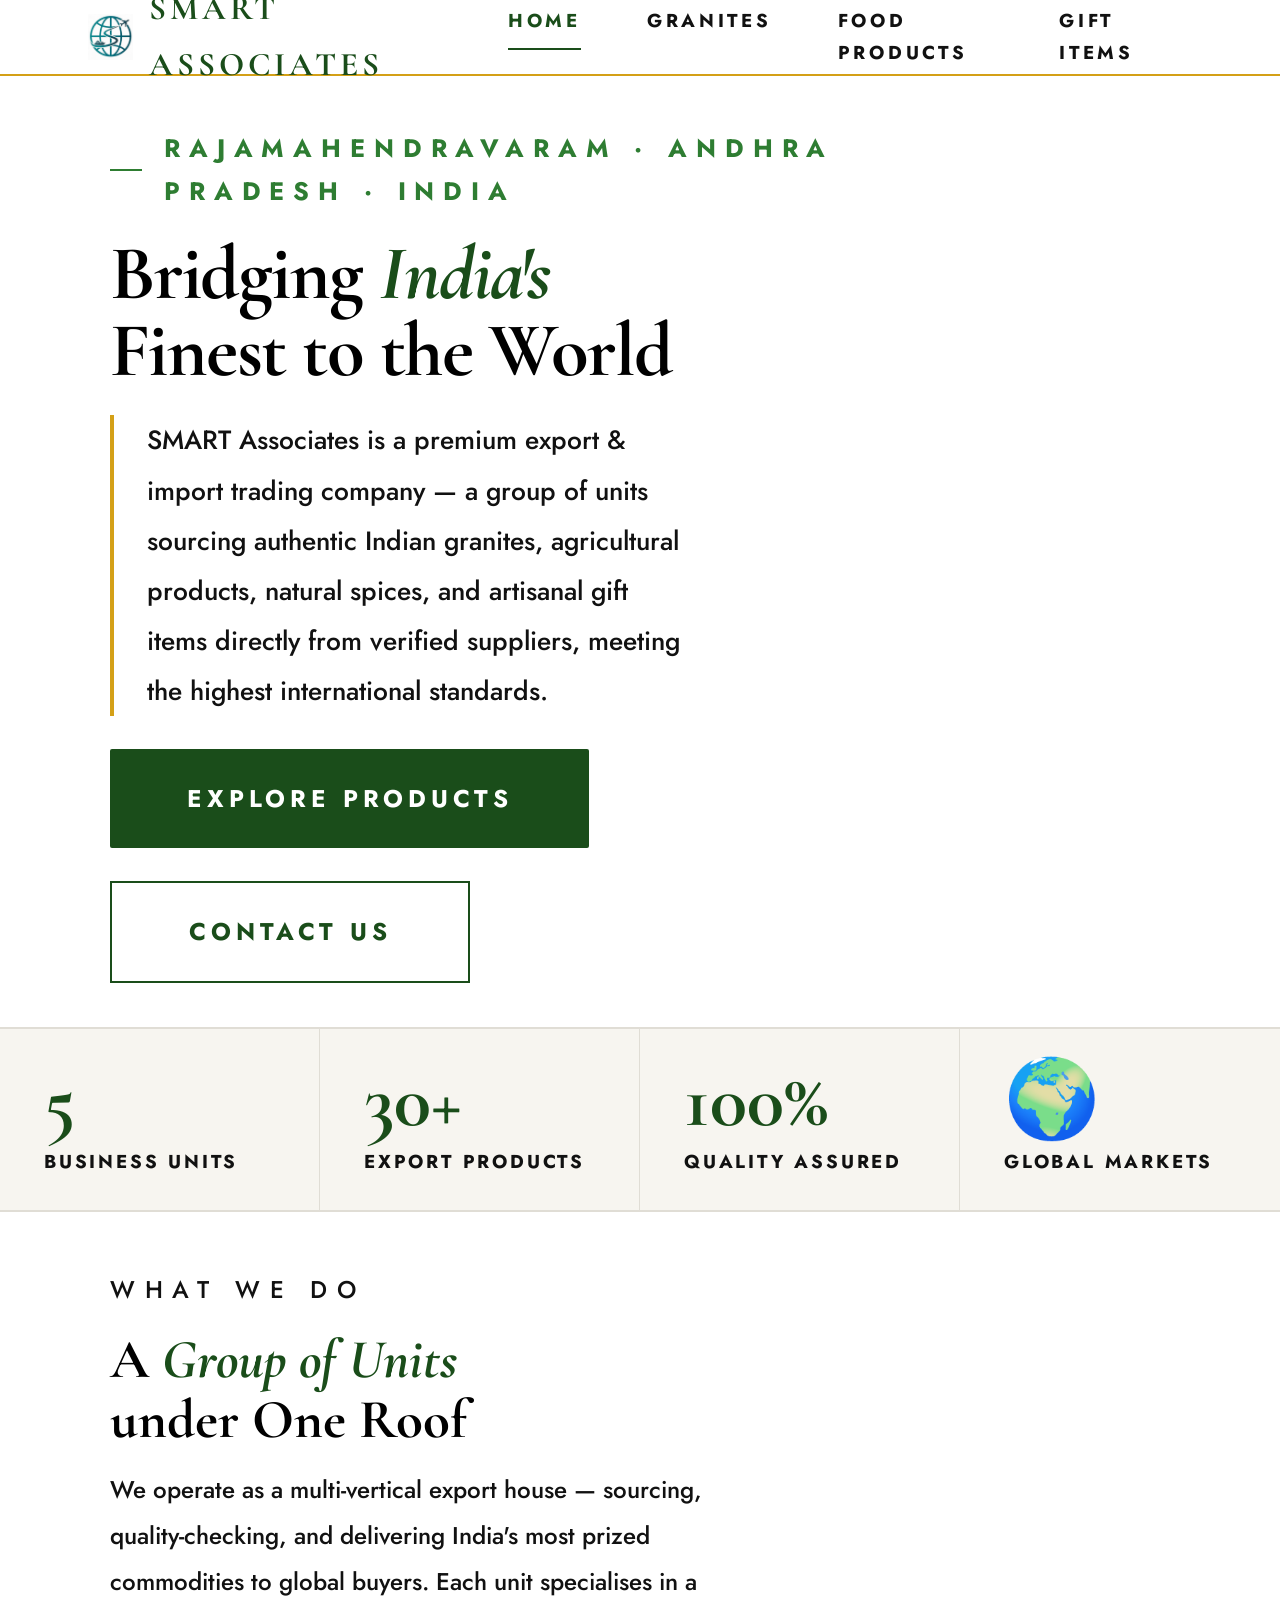
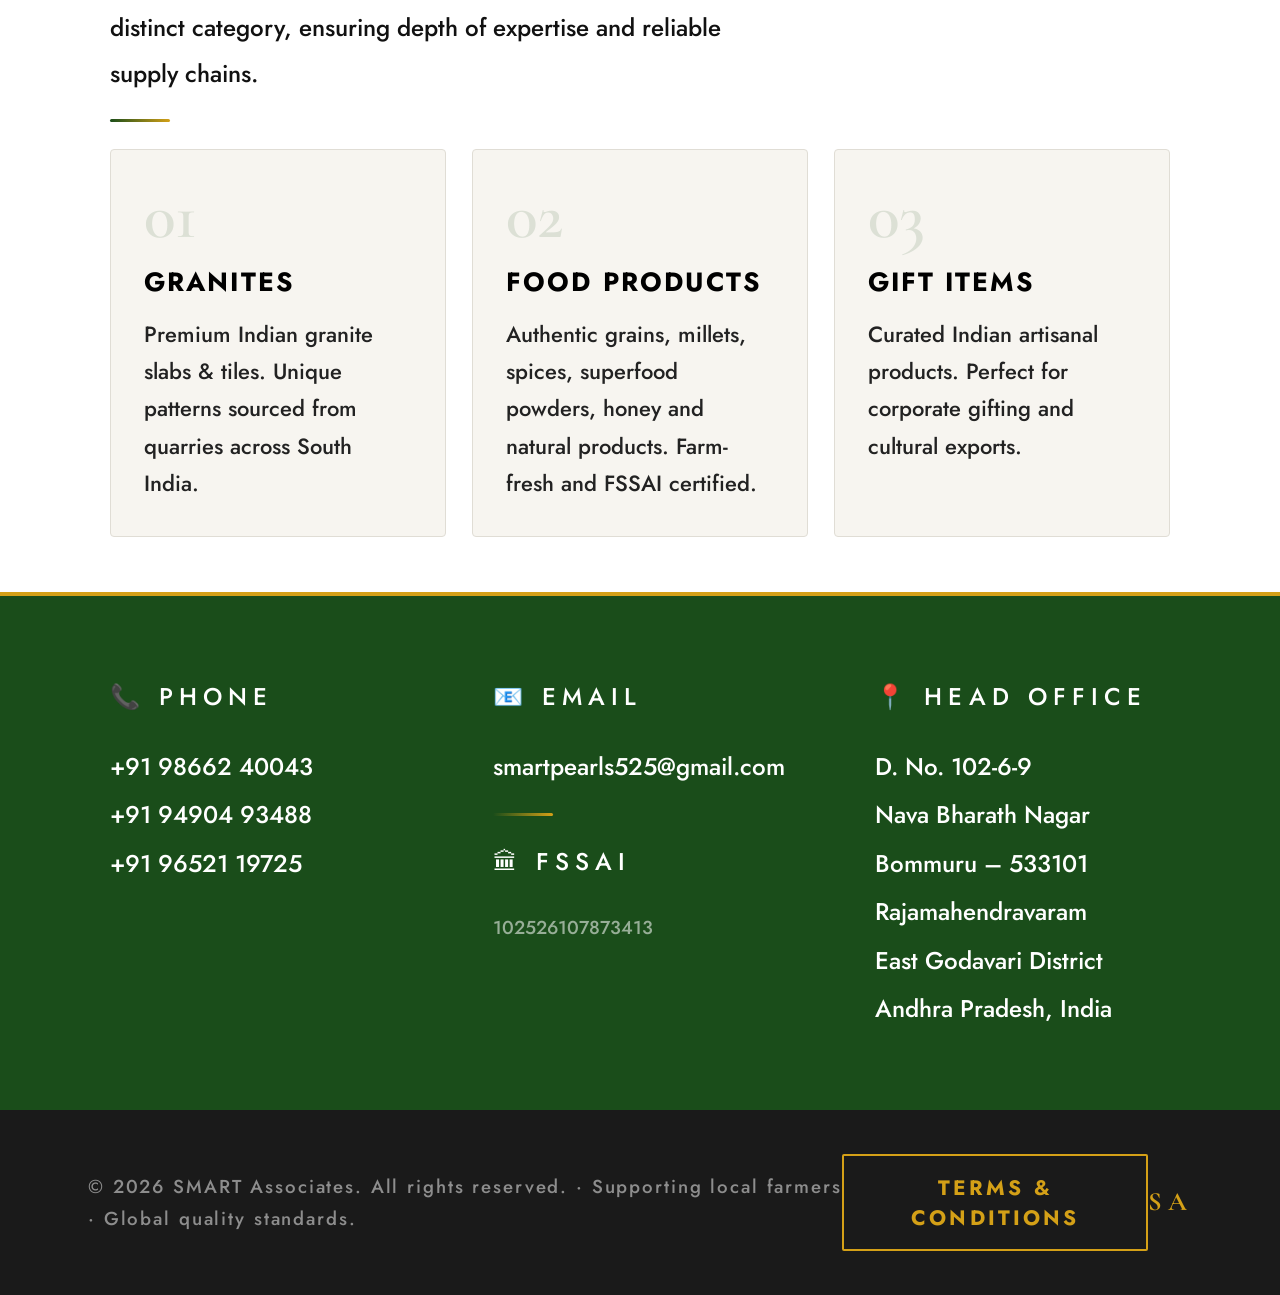
<file: index.html>
<!DOCTYPE html>
<html lang="en">
<head>
  <meta charset="UTF-8">
  <meta name="viewport" content="width=device-width, initial-scale=1.0">
  <title>SMART Associates — Exports &amp; Imports</title>
  <link rel="stylesheet" href="/styles.css">
  <style>
    :root {
      --white: #ffffff;
      --off-white: #f7f5f0;
      --light-grey: #efefec;
      --gold: #b8860b;
      --gold-bright: #d4a017;
      --gold-light: #f0b429;
      --green-dark: #1a4d1a;
      --green-mid: #2e7d32;
      --green-accent: #43a047;
      --charcoal: #1a1a1a;
      --ink: #2d2d2d;
      --muted: #6b6b5e;
      --border: #e0ddd5;
    }

    body { background: #ffffff; color: #111111; font-size: 22px; }
    body::before { display: none; }

    nav {
      background: #ffffff !important;
      border-bottom: 2px solid var(--gold-bright) !important;
      backdrop-filter: none !important;
    }
    .nav-logo-text { color: var(--green-dark) !important; }
    .nav-tabs li a { color: #111111 !important; }
    .nav-tabs li a:hover, .nav-tabs li a.active { color: var(--green-dark) !important; }
    .nav-tabs li a::after { background: var(--green-dark) !important; }
    .nav-hamburger { border-color: var(--green-dark) !important; color: var(--green-dark) !important; }

    .hero {
      margin-top: 72px;
      background: #ffffff;
      border-bottom: 1px solid var(--border);
    }

    .hero-content {
      padding: 2.5rem 5rem 2rem;
      max-width: 960px;
    }

    .hero-eyebrow {
      font-size: 1.15rem; font-weight: 700; letter-spacing: 0.35em;
      color: var(--green-mid); text-transform: uppercase; margin-bottom: 1rem;
      display: flex; align-items: center; gap: 1rem;
    }
    .hero-eyebrow::before {
      content: ''; display: inline-block; width: 32px; height: 2px;
      background: var(--green-mid); flex-shrink: 0;
    }

    .hero-title {
      font-family: 'Cormorant Garamond', serif;
      font-size: clamp(3.5rem, 6vw, 6.5rem);
      font-weight: 700; line-height: 1; letter-spacing: -0.02em;
      color: #000000; margin-bottom: 1.2rem;
    }
    .hero-title em { font-style: italic; color: var(--green-dark); }

    .hero-desc {
      font-size: 1.2rem; font-weight: 500; line-height: 1.9;
      color: #111111; max-width: 580px; margin-bottom: 1.5rem;
      border-left: 4px solid var(--gold-bright); padding-left: 1.5rem;
    }

    .hero-cta-row { display: flex; gap: 1.5rem; flex-wrap: wrap; }

    .btn-primary {
      background: var(--green-dark) !important; color: #fff !important;
      clip-path: none !important; border-radius: 2px;
      font-size: 1.1rem !important; font-weight: 700 !important;
      letter-spacing: 0.2em !important; padding: 1.3rem 3.5rem !important;
    }
    .btn-primary:hover { background: var(--green-mid) !important; box-shadow: 0 8px 30px rgba(26,77,26,0.3) !important; }
    .btn-outline {
      border: 2px solid var(--green-dark) !important; color: var(--green-dark) !important;
      font-size: 1.1rem !important; font-weight: 700 !important; padding: 1.3rem 3.5rem !important;
    }
    .btn-outline:hover { background: var(--green-dark) !important; color: #fff !important; }

    .hero-stats {
      display: grid; grid-template-columns: repeat(4, 1fr);
      border-top: 2px solid var(--border);
      background: var(--off-white);
    }
    .stat-item { padding: 1.5rem 2rem; border-right: 1px solid var(--border); transition: background 0.3s; }
    .stat-item:last-child { border-right: none; }
    .stat-item:hover { background: var(--light-grey); }
    .stat-num {
      font-family: 'Cormorant Garamond', serif;
      font-size: 3.5rem; font-weight: 700; color: var(--green-dark); line-height: 1; margin-bottom: 0.3rem;
    }
    .stat-label { font-size: 0.85rem; font-weight: 700; letter-spacing: 0.15em; text-transform: uppercase; color: #111111; }

    .what-we-do { background: #ffffff; padding: 2.5rem 5rem; border-top: 1px solid var(--border); }

    .section-label { font-size: 1rem; font-weight: 700; letter-spacing: 0.4em; text-transform: uppercase; color: var(--green-mid); margin-bottom: 0.75rem; }

    .section-title {
      font-family: 'Cormorant Garamond', serif;
      font-size: clamp(2.5rem, 4vw, 4rem);
      font-weight: 700; line-height: 1.1; color: #000000; margin-bottom: 0.75rem;
    }
    .section-title em { font-style: italic; color: var(--green-dark); }

    .what-we-do > p {
      font-size: 1.1rem; font-weight: 500; color: #111111; max-width: 620px; line-height: 1.9;
    }

    .gold-divider {
      width: 60px; height: 3px;
      background: linear-gradient(90deg, var(--green-dark), var(--gold-bright));
      margin: 1rem 0; border-radius: 2px;
    }

    .units-grid {
      display: grid; grid-template-columns: repeat(auto-fit, minmax(240px, 1fr));
      gap: 1.2rem; margin-top: 1.2rem;
    }

    .unit-card {
      background: var(--off-white); border: 1.5px solid var(--border);
      padding: 1.5rem; transition: all 0.35s ease;
      position: relative; overflow: hidden;
      text-decoration: none; display: block; color: inherit; border-radius: 4px;
    }
    .unit-card::before {
      content: ''; position: absolute; top: 0; left: 0; right: 0; height: 4px;
      background: linear-gradient(90deg, var(--green-dark), var(--gold-bright));
      transform: scaleX(0); transform-origin: left; transition: transform 0.4s ease;
    }
    .unit-card:hover { background: #ffffff; border-color: var(--green-mid); transform: translateY(-4px); box-shadow: 0 16px 48px rgba(26,77,26,0.12); }
    .unit-card:hover::before { transform: scaleX(1); }
    .unit-num {
      font-family: 'Cormorant Garamond', serif; font-size: 3rem; font-weight: 600;
      color: rgba(26,77,26,0.12); line-height: 1; margin-bottom: 0.5rem;
    }
    .unit-name { font-size: 1.2rem; font-weight: 700; letter-spacing: 0.08em; text-transform: uppercase; color: #000000; margin-bottom: 0.5rem; }
    .unit-desc { font-size: 1rem; font-weight: 500; line-height: 1.7; color: #222222; }

    .contact-strip {
      background: var(--green-dark); padding: 3.5rem 5rem;
      display: grid; grid-template-columns: 1fr 1fr 1fr; gap: 4rem;
      border-top: 4px solid var(--gold-bright);
    }
    .contact-label { font-size: 1rem; letter-spacing: 0.25em; text-transform: uppercase; color: var(--gold-light); margin-bottom: 1rem; font-weight: 700; }
    .contact-strip p, .contact-strip a { font-size: 1.1rem; font-weight: 500; color: #ffffff; line-height: 2; text-decoration: none; transition: color 0.3s; display: block; }
    .contact-strip a:hover { color: var(--gold-light); }

    footer { background: var(--charcoal) !important; border-top: none !important; }
    footer p { color: rgba(255,255,255,0.5) !important; }
    .footer-logo { color: var(--gold-bright) !important; }

    ::-webkit-scrollbar-track { background: var(--off-white) !important; }
    ::-webkit-scrollbar-thumb { background: var(--green-dark) !important; }

    /* Terms & Conditions trigger button */
    .footer-terms-btn {
      background: transparent; border: 2px solid var(--gold-bright);
      color: var(--gold-bright); font-size: 0.95rem; font-weight: 700;
      letter-spacing: 0.15em; text-transform: uppercase;
      padding: 0.75rem 2rem; border-radius: 2px; cursor: pointer;
      transition: all 0.3s ease; font-family: inherit;
    }
    .footer-terms-btn:hover { background: var(--gold-bright); color: var(--charcoal); }

    /* Terms & Conditions modal */
    .terms-overlay {
      position: fixed; inset: 0; z-index: 1000;
      background: rgba(0,0,0,0.6); backdrop-filter: blur(3px);
      display: none; align-items: center; justify-content: center;
      padding: 2rem; opacity: 0; transition: opacity 0.25s ease;
    }
    .terms-overlay.open { display: flex; opacity: 1; }
    .terms-modal {
      background: #ffffff; width: 100%; max-width: 820px; max-height: 88vh;
      border-radius: 6px; border-top: 5px solid var(--gold-bright);
      box-shadow: 0 30px 80px rgba(0,0,0,0.4);
      display: flex; flex-direction: column; overflow: hidden;
      transform: translateY(16px); transition: transform 0.25s ease;
    }
    .terms-overlay.open .terms-modal { transform: translateY(0); }
    .terms-header {
      display: flex; align-items: center; justify-content: space-between;
      padding: 1.5rem 2rem; border-bottom: 1px solid var(--border);
      background: var(--green-dark);
    }
    .terms-header h2 {
      font-family: 'Cormorant Garamond', serif; font-size: 1.9rem;
      font-weight: 700; color: #ffffff; margin: 0; line-height: 1.1;
    }
    .terms-close {
      background: transparent; border: none; color: #ffffff;
      font-size: 2rem; line-height: 1; cursor: pointer; padding: 0 0.25rem;
      transition: color 0.2s ease;
    }
    .terms-close:hover { color: var(--gold-light); }
    .terms-body {
      padding: 1.75rem 2.25rem 2.25rem; overflow-y: auto; color: var(--ink);
    }
    .terms-body h3 {
      font-size: 1.05rem; font-weight: 700; color: var(--green-dark);
      margin: 1.5rem 0 0.4rem; letter-spacing: 0.02em;
    }
    .terms-body h3:first-child { margin-top: 0; }
    .terms-body p { font-size: 0.98rem; line-height: 1.7; margin: 0.35rem 0; }
    .terms-body ul { margin: 0.4rem 0 0.4rem 1.25rem; padding: 0; }
    .terms-body li { font-size: 0.98rem; line-height: 1.65; margin: 0.2rem 0; }
    .terms-body .terms-note {
      font-size: 0.85rem; color: var(--muted); font-style: italic; margin-top: 0.2rem;
    }
    .terms-signoff {
      margin-top: 2rem; padding-top: 1.25rem; border-top: 1px solid var(--border);
      text-align: right; font-weight: 700; color: var(--green-dark);
    }

    @media (max-width: 768px) {
      .hero-content { padding: 2rem 1.5rem; }
      .hero-stats { grid-template-columns: 1fr 1fr; }
      .what-we-do { padding: 2rem 1.5rem; }
      .contact-strip { padding: 2.5rem 1.5rem; grid-template-columns: 1fr; }
    }
  </style>
</head>
<body>
  <div id="nav-placeholder"></div>

  <section class="hero">
    <div class="hero-content">
      <p class="hero-eyebrow">Rajamahendravaram · Andhra Pradesh · India</p>
      <h1 class="hero-title">Bridging <em>India's</em><br>Finest to the World</h1>
      <p class="hero-desc">SMART Associates is a premium export &amp; import trading company — a group of units sourcing authentic Indian granites, agricultural products, natural spices, and artisanal gift items directly from verified suppliers, meeting the highest international standards.</p>
      <div class="hero-cta-row">
        <a href="/food.html" class="btn-primary">Explore Products</a>
        <a href="#contact" class="btn-outline">Contact Us</a>
      </div>
    </div>
    <div class="hero-stats">
      <div class="stat-item"><div class="stat-num">5</div><div class="stat-label">Business Units</div></div>
      <div class="stat-item"><div class="stat-num">30+</div><div class="stat-label">Export Products</div></div>
      <div class="stat-item"><div class="stat-num">100%</div><div class="stat-label">Quality Assured</div></div>
      <div class="stat-item"><div class="stat-num">🌍</div><div class="stat-label">Global Markets</div></div>
    </div>
  </section>

  <section class="what-we-do">
    <p class="section-label">What We Do</p>
    <h2 class="section-title">A <em>Group of Units</em><br>under One Roof</h2>
    <p>We operate as a multi-vertical export house — sourcing, quality-checking, and delivering India's most prized commodities to global buyers. Each unit specialises in a distinct category, ensuring depth of expertise and reliable supply chains.</p>
    <div class="gold-divider"></div>
    <div class="units-grid">
      <a href="/granites.html" class="unit-card">
        <div class="unit-num">01</div>
        <div class="unit-name">Granites</div>
        <div class="unit-desc">Premium Indian granite slabs &amp; tiles. Unique patterns sourced from quarries across South India.</div>
      </a>
      <a href="/food.html" class="unit-card">
        <div class="unit-num">02</div>
        <div class="unit-name">Food Products</div>
        <div class="unit-desc">Authentic grains, millets, spices, superfood powders, honey and natural products. Farm-fresh and FSSAI certified.</div>
      </a>
      <a href="/gifts.html" class="unit-card">
        <div class="unit-num">03</div>
        <div class="unit-name">Gift Items</div>
        <div class="unit-desc">Curated Indian artisanal products. Perfect for corporate gifting and cultural exports.</div>
      </a>
    </div>
  </section>

  <section class="contact-strip" id="contact">
    <div>
      <p class="contact-label">📞 Phone</p>
      <a href="tel:+919866240043">+91 98662 40043</a>
      <a href="tel:+919490493488">+91 94904 93488</a>
      <a href="tel:+919652119725">+91 96521 19725</a>
    </div>
    <div>
      <p class="contact-label">📧 Email</p>
      <a href="mailto:smartpearls525@gmail.com">smartpearls525@gmail.com</a>
      <div class="gold-divider" style="margin:1rem 0;"></div>
      <p class="contact-label">🏛 FSSAI</p>
      <p style="font-size:0.85rem; color:rgba(255,255,255,0.55)">102526107873413</p>
    </div>
    <div>
      <p class="contact-label">📍 Head Office</p>
      <p>D. No. 102-6-9<br>Nava Bharath Nagar<br>Bommuru – 533101<br>Rajamahendravaram<br>East Godavari District<br>Andhra Pradesh, India</p>
    </div>
  </section>

  <footer>
    <p>© 2026 SMART Associates. All rights reserved. · Supporting local farmers · Global quality standards.</p>
    <button class="footer-terms-btn" onclick="openTerms()">Terms &amp; Conditions</button>
    <div class="footer-logo">SA</div>
  </footer>

  <!-- Terms & Conditions modal -->
  <div class="terms-overlay" id="terms-overlay" onclick="if(event.target===this)closeTerms()" role="dialog" aria-modal="true" aria-labelledby="terms-title">
    <div class="terms-modal">
      <div class="terms-header">
        <h2 id="terms-title">Export Sale — Terms &amp; Conditions</h2>
        <button class="terms-close" onclick="closeTerms()" aria-label="Close">&times;</button>
      </div>
      <div class="terms-body">
        <h3>1. Parties</h3>
        <p>This Agreement is entered into between:</p>
        <p><strong>Seller (Exporter):</strong> SMART Associates, D. No. 102-6-9, Nava Bharath Nagar, Bommuru – 533101, Rajamahendravaram, East Godavari District, Andhra Pradesh, India. IEC No.: [IEC No.] · GST No.: [GST No.] · FSSAI: 102526107873413</p>
        <p><strong>Buyer (Importer):</strong> [Buyer Company Name], [Address], [Country], [Registration Number]</p>

        <h3>2. Products</h3>
        <p>The Seller agrees to sell and the Buyer agrees to purchase:</p>
        <ul>
          <li>Turmeric Powder, Moringa Powder, Banana Powder</li>
          <li>Cereals (specify type: Rice, Maize, Wheat, Millet, etc.)</li>
          <li>Quantity as per Purchase Order.</li>
          <li>Quality and specifications as mutually agreed.</li>
        </ul>

        <h3>3. Quality Standards</h3>
        <ul>
          <li>Goods shall conform to agreed specifications.</li>
          <li>Seller shall provide quality certificates and laboratory reports, if required.</li>
          <li>Goods shall comply with export regulations of India and import regulations of the Buyer's country.</li>
          <li>Natural variation in agricultural products within acceptable industry standards shall not constitute a defect.</li>
        </ul>

        <h3>4. Price</h3>
        <ul>
          <li>Prices shall be specified in the Proforma Invoice.</li>
          <li>Currency: USD/EUR/GBP or any mutually agreed currency.</li>
          <li>Prices may be quoted on FOB, CIF, CFR, or EXW basis according to the latest version of International Chamber of Commerce (ICC) Incoterms.</li>
        </ul>

        <h3>5. Payment Terms</h3>
        <p><strong>Option A — Advance Payment:</strong> Buyer shall pay 40% advance upon confirmation of the order. Remaining 60% shall be paid immediately after completion of delivery and before release of original shipping documents.</p>
        <p><strong>Option B — Letter of Credit (LC):</strong> Buyer shall establish an irrevocable Letter of Credit in favour of Seller through a recognized international bank.</p>
        <p><strong>Option C — TT Transfer:</strong> Payment through Telegraphic Transfer (TT) as mutually agreed.</p>

        <h3>6. Packaging</h3>
        <ul>
          <li>Goods shall be packed in export-worthy packaging.</li>
          <li>Packaging shall comply with importing country regulations.</li>
          <li>Seller shall not be liable for damage resulting from improper handling after shipment.</li>
        </ul>

        <h3>7. Inspection</h3>
        <ul>
          <li>Buyer may appoint an independent inspection agency before shipment.</li>
          <li>Inspection costs shall be borne by the Buyer unless otherwise agreed.</li>
          <li>Seller's quality certificate shall be considered final in the absence of a third-party inspection.</li>
        </ul>

        <h3>8. Delivery Terms</h3>
        <ul>
          <li>Delivery shall be made according to the agreed Incoterm.</li>
          <li>Estimated shipment dates are approximate.</li>
          <li>Seller shall not be liable for delays caused by customs, port congestion, shipping lines, government restrictions, or force majeure events.</li>
        </ul>

        <h3>9. Transfer of Risk</h3>
        <ul>
          <li>Risk shall transfer from Seller to Buyer as per the agreed Incoterm.</li>
          <li>Seller shall not be responsible for loss or damage after risk has passed to the Buyer.</li>
        </ul>

        <h3>10. Shipping Documents</h3>
        <p>Seller shall provide:</p>
        <ul>
          <li>Commercial Invoice</li>
          <li>Packing List</li>
          <li>Bill of Lading / Airway Bill</li>
          <li>Certificate of Origin</li>
          <li>Phytosanitary Certificate (if required)</li>
          <li>Fumigation Certificate (if required)</li>
          <li>Insurance Certificate (for CIF shipments)</li>
          <li>Other documents required by importing country regulations</li>
        </ul>

        <h3>11. Import Permits and Compliance</h3>
        <ul>
          <li>Buyer shall obtain all import permits, licenses, and approvals required in the destination country.</li>
          <li>Buyer shall be responsible for customs clearance and local taxes unless otherwise agreed.</li>
        </ul>

        <h3>12. Claims</h3>
        <ul>
          <li>Buyer must notify Seller of any quality or quantity claim within 7 days of receipt of goods.</li>
          <li>Failure to notify within the specified period shall be deemed acceptance of goods.</li>
          <li>Claims must be supported by independent inspection reports.</li>
        </ul>

        <h3>13. Limitation of Liability</h3>
        <ul>
          <li>Seller's liability shall not exceed the invoice value of the goods.</li>
          <li>Seller shall not be liable for indirect, consequential, or special damages.</li>
        </ul>

        <h3>14. Force Majeure</h3>
        <p>Neither party shall be liable for failure or delay caused by: natural disasters, war, pandemic, government restrictions, port strikes, shipping disruptions, or acts beyond reasonable control.</p>

        <h3>15. Confidentiality</h3>
        <p>Both parties shall keep confidential all commercial, financial, and technical information exchanged during the transaction.</p>

        <h3>16. Termination</h3>
        <p>Seller may terminate the Agreement if: the Buyer fails to make payments; the Buyer becomes insolvent; or the Buyer breaches any material term of the Agreement.</p>

        <h3>17. Dispute Resolution</h3>
        <ul>
          <li>Parties shall attempt amicable settlement first.</li>
          <li>Any dispute shall be referred to arbitration under the rules of the International Chamber of Commerce.</li>
          <li>Arbitration venue: Vijayawada (or as agreed).</li>
          <li>Arbitration award shall be final and binding.</li>
        </ul>

        <h3>18. Governing Law</h3>
        <p>This Agreement shall be governed by the laws of India.</p>

        <h3>19. Anti-Corruption &amp; Compliance</h3>
        <p>Both parties shall comply with: anti-bribery laws, anti-money laundering regulations, international trade sanctions, and export control laws.</p>

        <h3>20. Entire Agreement</h3>
        <p>This Agreement constitutes the entire understanding between the parties and supersedes all previous communications.</p>

        <h3>Additional Protection Clauses for Exporters</h3>
        <ul>
          <li>40% advance payment mandatory before production/shipment.</li>
          <li>Original shipping documents released only after full payment.</li>
          <li>Buyer responsible for import duties and destination taxes.</li>
          <li>No cancellation after production begins.</li>
          <li>Delayed payment interest at 18% per annum.</li>
          <li>Seller retains ownership of goods until full payment is received.</li>
        </ul>

        <div class="terms-signoff">
          Chairman &amp; Managing Director (CMD)<br>
          <span class="terms-note">Signature with seal</span>
        </div>
      </div>
    </div>
  </div>

  <script>
    function openTerms() {
      document.getElementById('terms-overlay').classList.add('open');
      document.body.style.overflow = 'hidden';
    }
    function closeTerms() {
      document.getElementById('terms-overlay').classList.remove('open');
      document.body.style.overflow = '';
    }
    document.addEventListener('keydown', e => { if (e.key === 'Escape') closeTerms(); });
  </script>

  <script src="/main.js"></script>
</body>
</html>
</file>
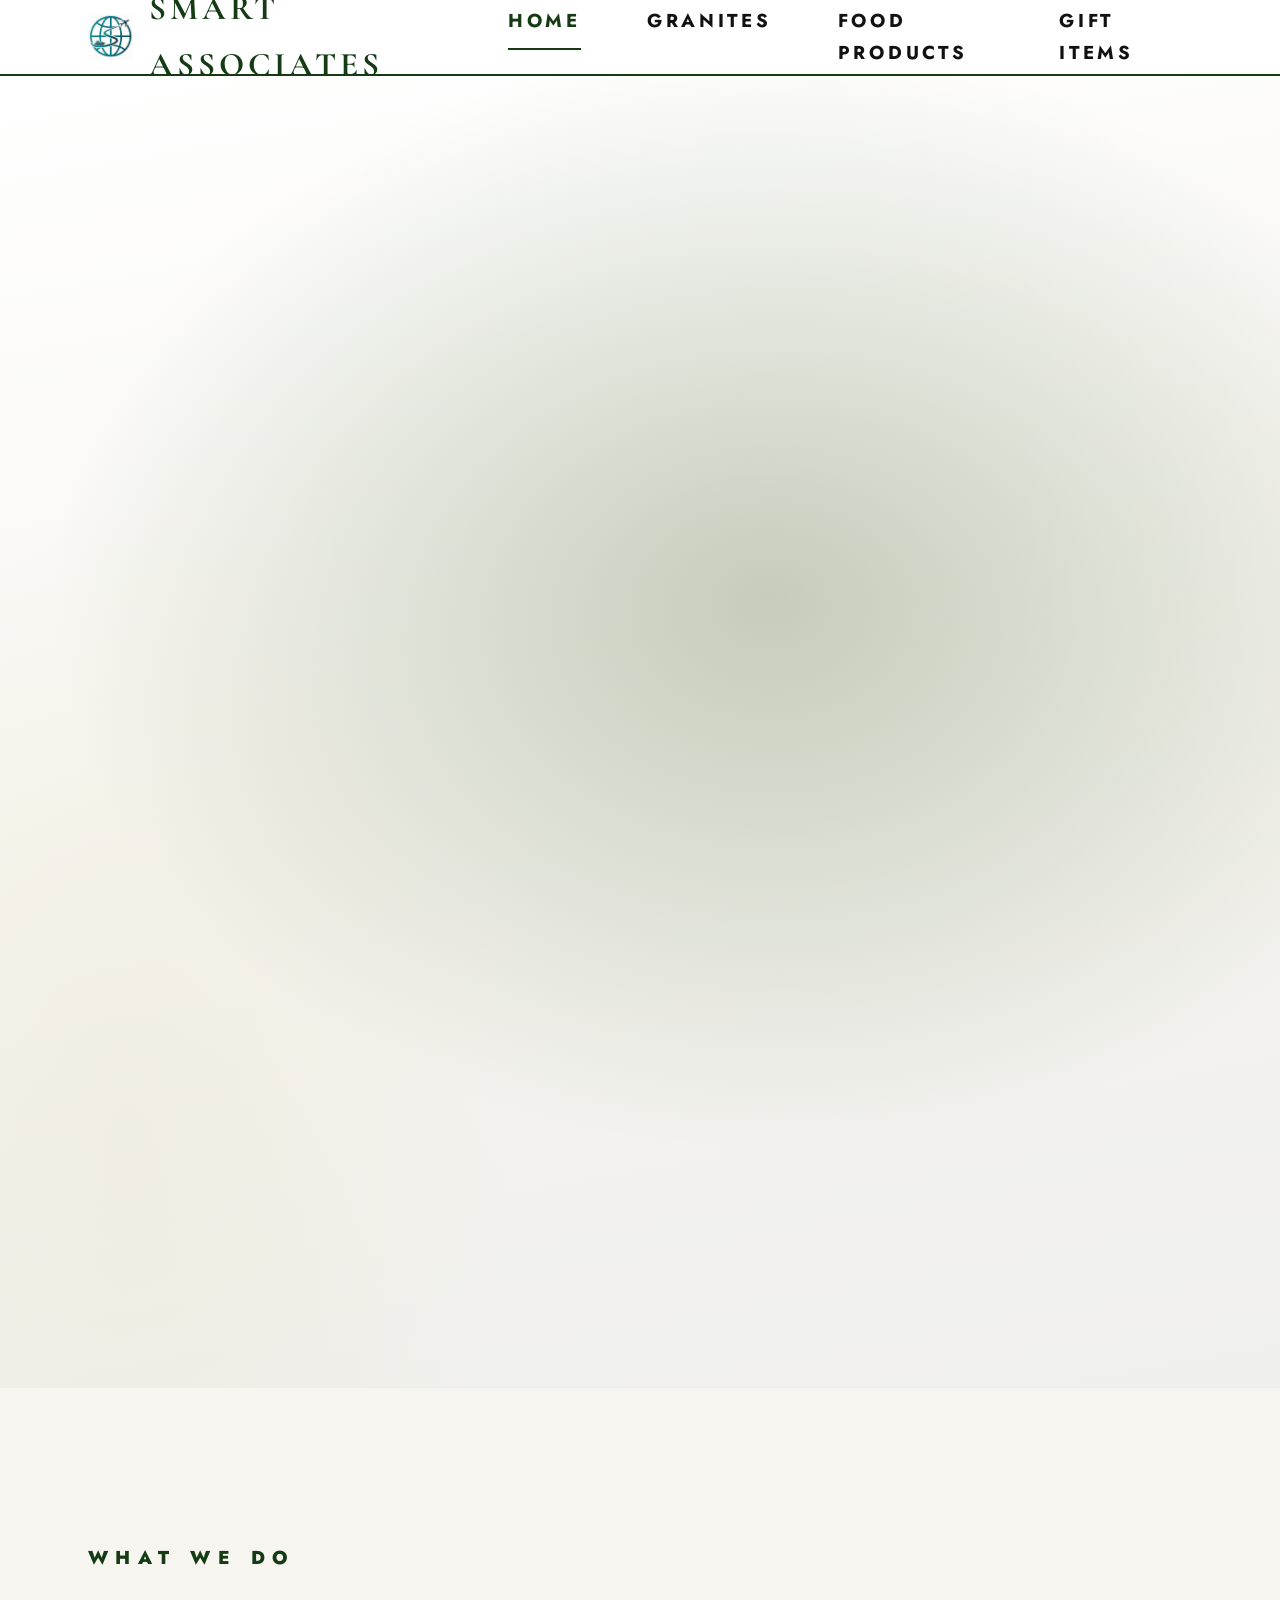
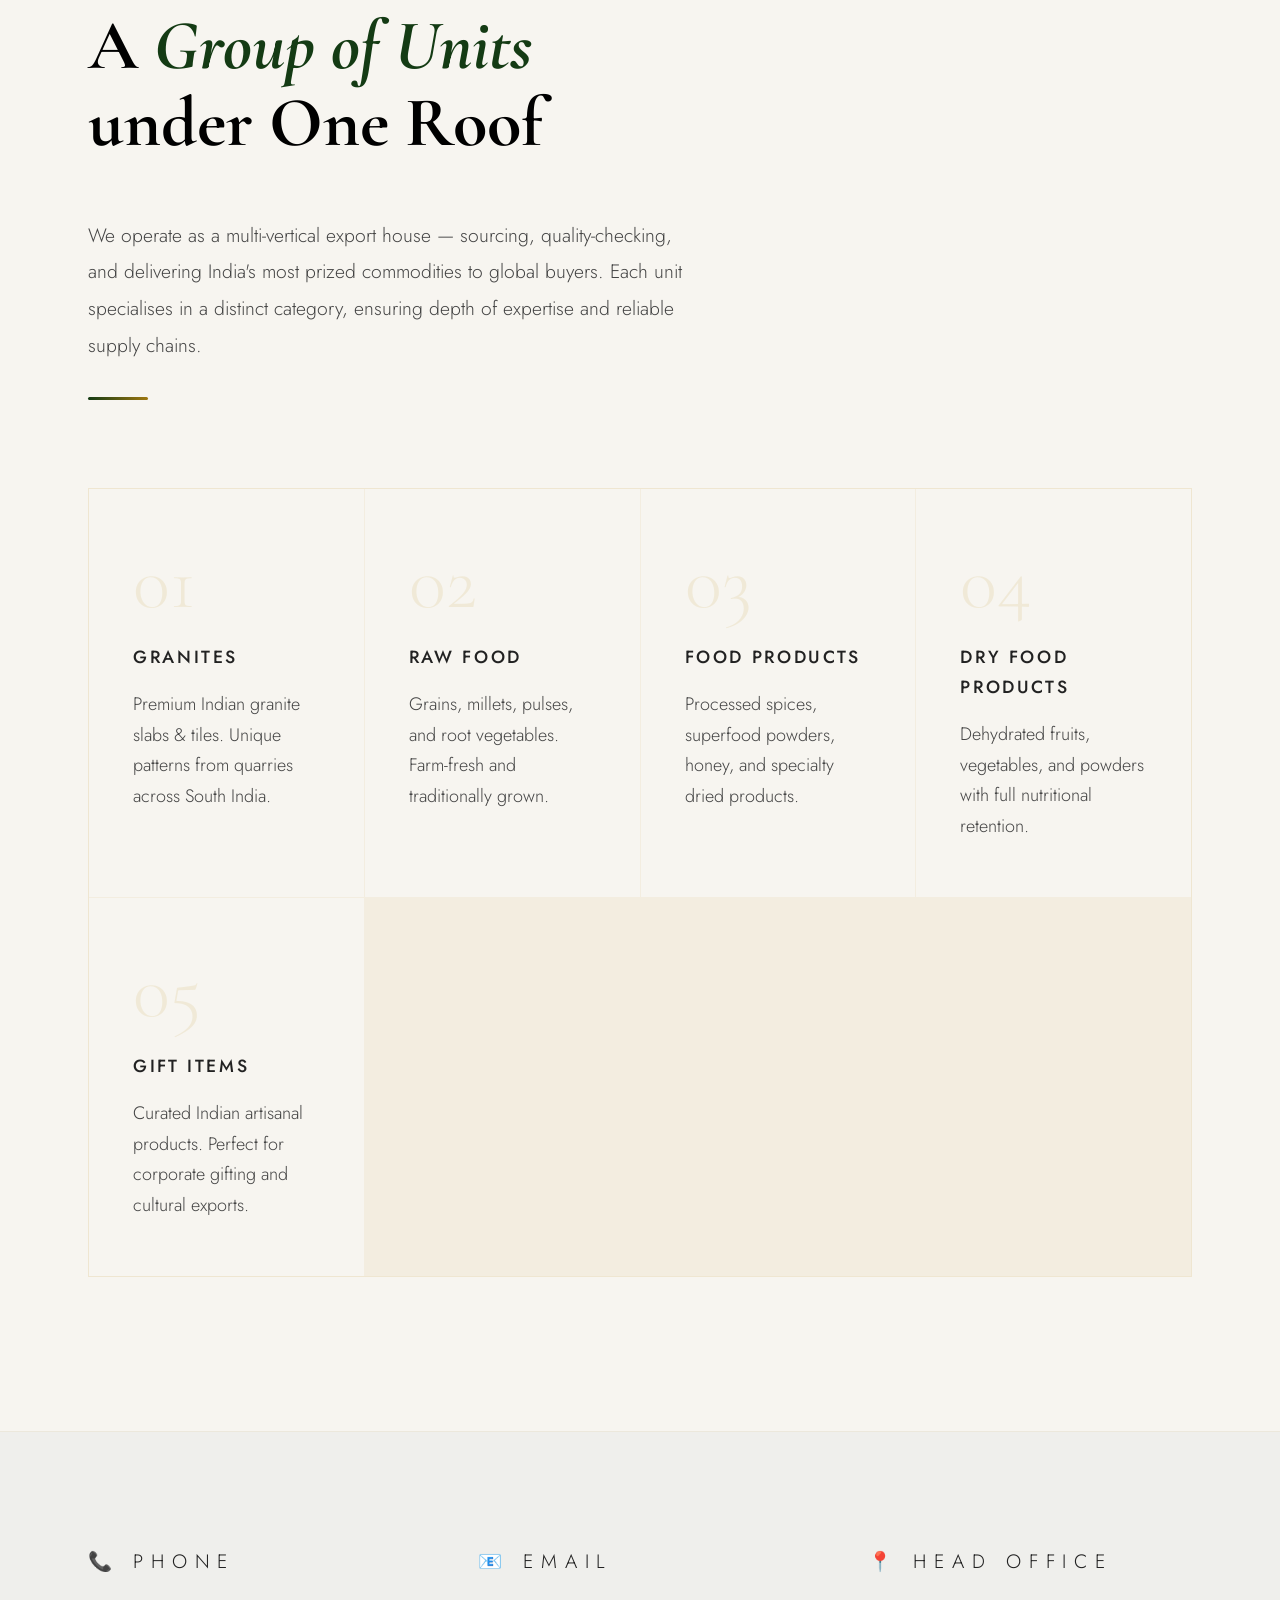
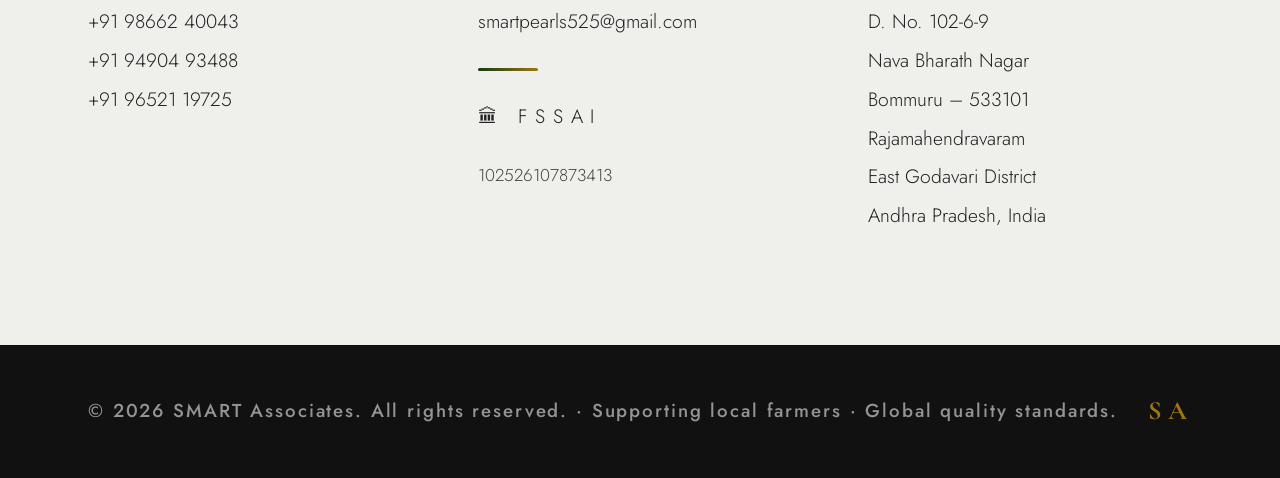
<file: images/granites/index.html>
<!DOCTYPE html>
<html lang="en">
<head>
  <meta charset="UTF-8">
  <meta name="viewport" content="width=device-width, initial-scale=1.0">
  <title>SMART Associates — Exports &amp; Imports</title>
  <link rel="stylesheet" href="/styles.css">
  <style>
    /* ── HERO ── */
    .hero {
      min-height: calc(100vh - 72px);
      margin-top: 72px;
      display: grid;
      grid-template-rows: 1fr auto;
      position: relative; overflow: hidden;
    }

    .hero-bg {
      position: absolute; inset: 0;
      background:
        radial-gradient(ellipse 80% 60% at 60% 40%, rgba(45,80,22,0.25) 0%, transparent 70%),
        radial-gradient(ellipse 50% 80% at 10% 80%, rgba(201,168,76,0.08) 0%, transparent 60%),
        linear-gradient(170deg, var(--dark) 0%, var(--dark2) 50%, var(--dark3) 100%);
    }

    .hero-content {
      position: relative; z-index: 2;
      display: flex; flex-direction: column; justify-content: center;
      padding: 6rem 4rem 4rem; max-width: 900px;
    }

    .hero-eyebrow {
      font-size: 0.65rem; font-weight: 400; letter-spacing: 0.5em;
      color: var(--gold); text-transform: uppercase; margin-bottom: 2rem;
      opacity: 0; animation: fadeUp 0.8s 0.2s cubic-bezier(0.16,1,0.3,1) forwards;
    }

    .hero-title {
      font-family: 'Cormorant Garamond', serif;
      font-size: clamp(3.5rem, 8vw, 7rem);
      font-weight: 300; line-height: 0.95; letter-spacing: -0.02em;
      color: var(--cream); margin-bottom: 2.5rem;
      opacity: 0; animation: fadeUp 0.8s 0.35s cubic-bezier(0.16,1,0.3,1) forwards;
    }

    .hero-title em { font-style: italic; color: var(--gold); }

    .hero-desc {
      font-size: 0.95rem; font-weight: 300; line-height: 1.9;
      color: var(--text-muted); max-width: 520px; margin-bottom: 3.5rem;
      opacity: 0; animation: fadeUp 0.8s 0.5s cubic-bezier(0.16,1,0.3,1) forwards;
    }

    .hero-cta-row {
      display: flex; gap: 1.5rem; flex-wrap: wrap;
      opacity: 0; animation: fadeUp 0.8s 0.65s cubic-bezier(0.16,1,0.3,1) forwards;
    }

    /* Stats bar */
    .hero-stats {
      position: relative; z-index: 2;
      display: grid; grid-template-columns: repeat(4, 1fr);
      border-top: 1px solid rgba(201,168,76,0.15);
      opacity: 0; animation: fadeUp 0.8s 0.8s cubic-bezier(0.16,1,0.3,1) forwards;
    }

    .stat-item {
      padding: 2rem; border-right: 1px solid rgba(201,168,76,0.1);
      transition: background 0.3s;
    }
    .stat-item:last-child { border-right: none; }
    .stat-item:hover { background: rgba(201,168,76,0.04); }

    .stat-num {
      font-family: 'Cormorant Garamond', serif;
      font-size: 2.2rem; font-weight: 300; color: var(--gold);
      line-height: 1; margin-bottom: 0.4rem;
    }
    .stat-label { font-size: 0.65rem; font-weight: 300; letter-spacing: 0.25em; text-transform: uppercase; color: var(--text-muted); }

    /* What we do */
    .what-we-do {
      background: var(--dark2); padding: 7rem 4rem;
      border-top: 1px solid rgba(201,168,76,0.1);
    }

    .units-grid {
      display: grid; grid-template-columns: repeat(auto-fit, minmax(220px, 1fr));
      gap: 1px; background: rgba(201,168,76,0.1);
      margin-top: 4rem; border: 1px solid rgba(201,168,76,0.1);
    }

    .unit-card {
      background: var(--dark2); padding: 2.5rem 2rem;
      transition: background 0.4s; cursor: pointer;
      position: relative; overflow: hidden;
      text-decoration: none; display: block; color: inherit;
    }
    .unit-card::before {
      content: ''; position: absolute; bottom: 0; left: 0; right: 0;
      height: 2px; background: var(--gold);
      transform: scaleX(0); transition: transform 0.4s ease;
    }
    .unit-card:hover { background: var(--dark3); }
    .unit-card:hover::before { transform: scaleX(1); }

    .unit-num {
      font-family: 'Cormorant Garamond', serif;
      font-size: 3.5rem; font-weight: 300;
      color: rgba(201,168,76,0.15); line-height: 1;
      margin-bottom: 1rem; transition: color 0.4s;
    }
    .unit-card:hover .unit-num { color: rgba(201,168,76,0.35); }
    .unit-name { font-size: 0.8rem; font-weight: 500; letter-spacing: 0.15em; text-transform: uppercase; color: var(--cream2); margin-bottom: 0.75rem; }
    .unit-desc { font-size: 0.82rem; font-weight: 300; line-height: 1.7; color: var(--text-muted); }

    /* Contact */
    .contact-strip {
      background: var(--stone); padding: 5rem 4rem;
      display: grid; grid-template-columns: 1fr 1fr 1fr; gap: 3rem;
      border-top: 1px solid rgba(201,168,76,0.1);
    }
    .contact-label { font-size: 0.6rem; letter-spacing: 0.4em; text-transform: uppercase; color: var(--gold); margin-bottom: 1rem; font-weight: 400; }
    .contact-strip p, .contact-strip a { font-size: 0.88rem; font-weight: 300; color: var(--cream2); line-height: 2; text-decoration: none; transition: color 0.3s; display: block; }
    .contact-strip a:hover { color: var(--gold-light); }

    @media (max-width: 768px) {
      .hero-content { padding: 4rem 1.5rem 2rem; }
      .hero-stats { grid-template-columns: 1fr 1fr; }
      .what-we-do { padding: 4rem 1.5rem; }
      .contact-strip { padding: 3rem 1.5rem; grid-template-columns: 1fr; }
    }
  </style>
</head>
<body>
  <div id="nav-placeholder"></div>

  <!-- HERO -->
  <section class="hero">
    <div class="hero-bg"></div>
    <div class="hero-content">
      <p class="hero-eyebrow">Rajamahendravaram · Andhra Pradesh · India</p>
      <h1 class="hero-title">Bridging <em>India's</em><br>Finest to the World</h1>
      <p class="hero-desc">SMART Associates is a premium export &amp; import trading company — a group of units sourcing authentic Indian granites, agricultural products, natural spices, and artisanal gift items directly from verified suppliers, meeting the highest international standards.</p>
      <div class="hero-cta-row">
        <a href="/food.html" class="btn-primary">Explore Products</a>
        <a href="#contact" class="btn-outline">Contact Us</a>
      </div>
    </div>
    <div class="hero-stats">
      <div class="stat-item"><div class="stat-num">5</div><div class="stat-label">Business Units</div></div>
      <div class="stat-item"><div class="stat-num">30+</div><div class="stat-label">Export Products</div></div>
      <div class="stat-item"><div class="stat-num">100%</div><div class="stat-label">Quality Assured</div></div>
      <div class="stat-item"><div class="stat-num">🌍</div><div class="stat-label">Global Markets</div></div>
    </div>
  </section>

  <!-- WHAT WE DO -->
  <section class="what-we-do">
    <p class="section-label reveal">What We Do</p>
    <h2 class="section-title reveal">A <em>Group of Units</em><br>under One Roof</h2>
    <p class="reveal" style="font-size:0.88rem;font-weight:300;color:var(--text-muted);max-width:600px;line-height:1.9;">We operate as a multi-vertical export house — sourcing, quality-checking, and delivering India's most prized commodities to global buyers. Each unit specialises in a distinct category, ensuring depth of expertise and reliable supply chains.</p>
    <div class="gold-divider reveal"></div>
    <div class="units-grid">
      <a href="/granites.html" class="unit-card reveal"><div class="unit-num">01</div><div class="unit-name">Granites</div><div class="unit-desc">Premium Indian granite slabs &amp; tiles. Unique patterns from quarries across South India.</div></a>
      <a href="/food.html" class="unit-card reveal"><div class="unit-num">02</div><div class="unit-name">Raw Food</div><div class="unit-desc">Grains, millets, pulses, and root vegetables. Farm-fresh and traditionally grown.</div></a>
      <a href="/food.html" class="unit-card reveal"><div class="unit-num">03</div><div class="unit-name">Food Products</div><div class="unit-desc">Processed spices, superfood powders, honey, and specialty dried products.</div></a>
      <a href="/food.html" class="unit-card reveal"><div class="unit-num">04</div><div class="unit-name">Dry Food Products</div><div class="unit-desc">Dehydrated fruits, vegetables, and powders with full nutritional retention.</div></a>
      <a href="/gifts.html" class="unit-card reveal"><div class="unit-num">05</div><div class="unit-name">Gift Items</div><div class="unit-desc">Curated Indian artisanal products. Perfect for corporate gifting and cultural exports.</div></a>
    </div>
  </section>

  <!-- CONTACT -->
  <section class="contact-strip" id="contact">
    <div class="reveal">
      <p class="contact-label">📞 Phone</p>
      <a href="tel:+919866240043">+91 98662 40043</a>
      <a href="tel:+919490493488">+91 94904 93488</a>
      <a href="tel:+919652119725">+91 96521 19725</a>
    </div>
    <div class="reveal">
      <p class="contact-label">📧 Email</p>
      <a href="mailto:smartpearls525@gmail.com">smartpearls525@gmail.com</a>
      <div class="gold-divider" style="margin:1.2rem 0"></div>
      <p class="contact-label">🏛 FSSAI</p>
      <p style="font-size:0.78rem;color:var(--text-muted)">102526107873413</p>
    </div>
    <div class="reveal">
      <p class="contact-label">📍 Head Office</p>
      <p>D. No. 102-6-9<br>Nava Bharath Nagar<br>Bommuru – 533101<br>Rajamahendravaram<br>East Godavari District<br>Andhra Pradesh, India</p>
    </div>
  </section>

  <footer>
    <p>© 2026 SMART Associates. All rights reserved. · Supporting local farmers · Global quality standards.</p>
    <div class="footer-logo">SA</div>
  </footer>

  <script src="/main.js"></script>
</body>
</html>
</file>
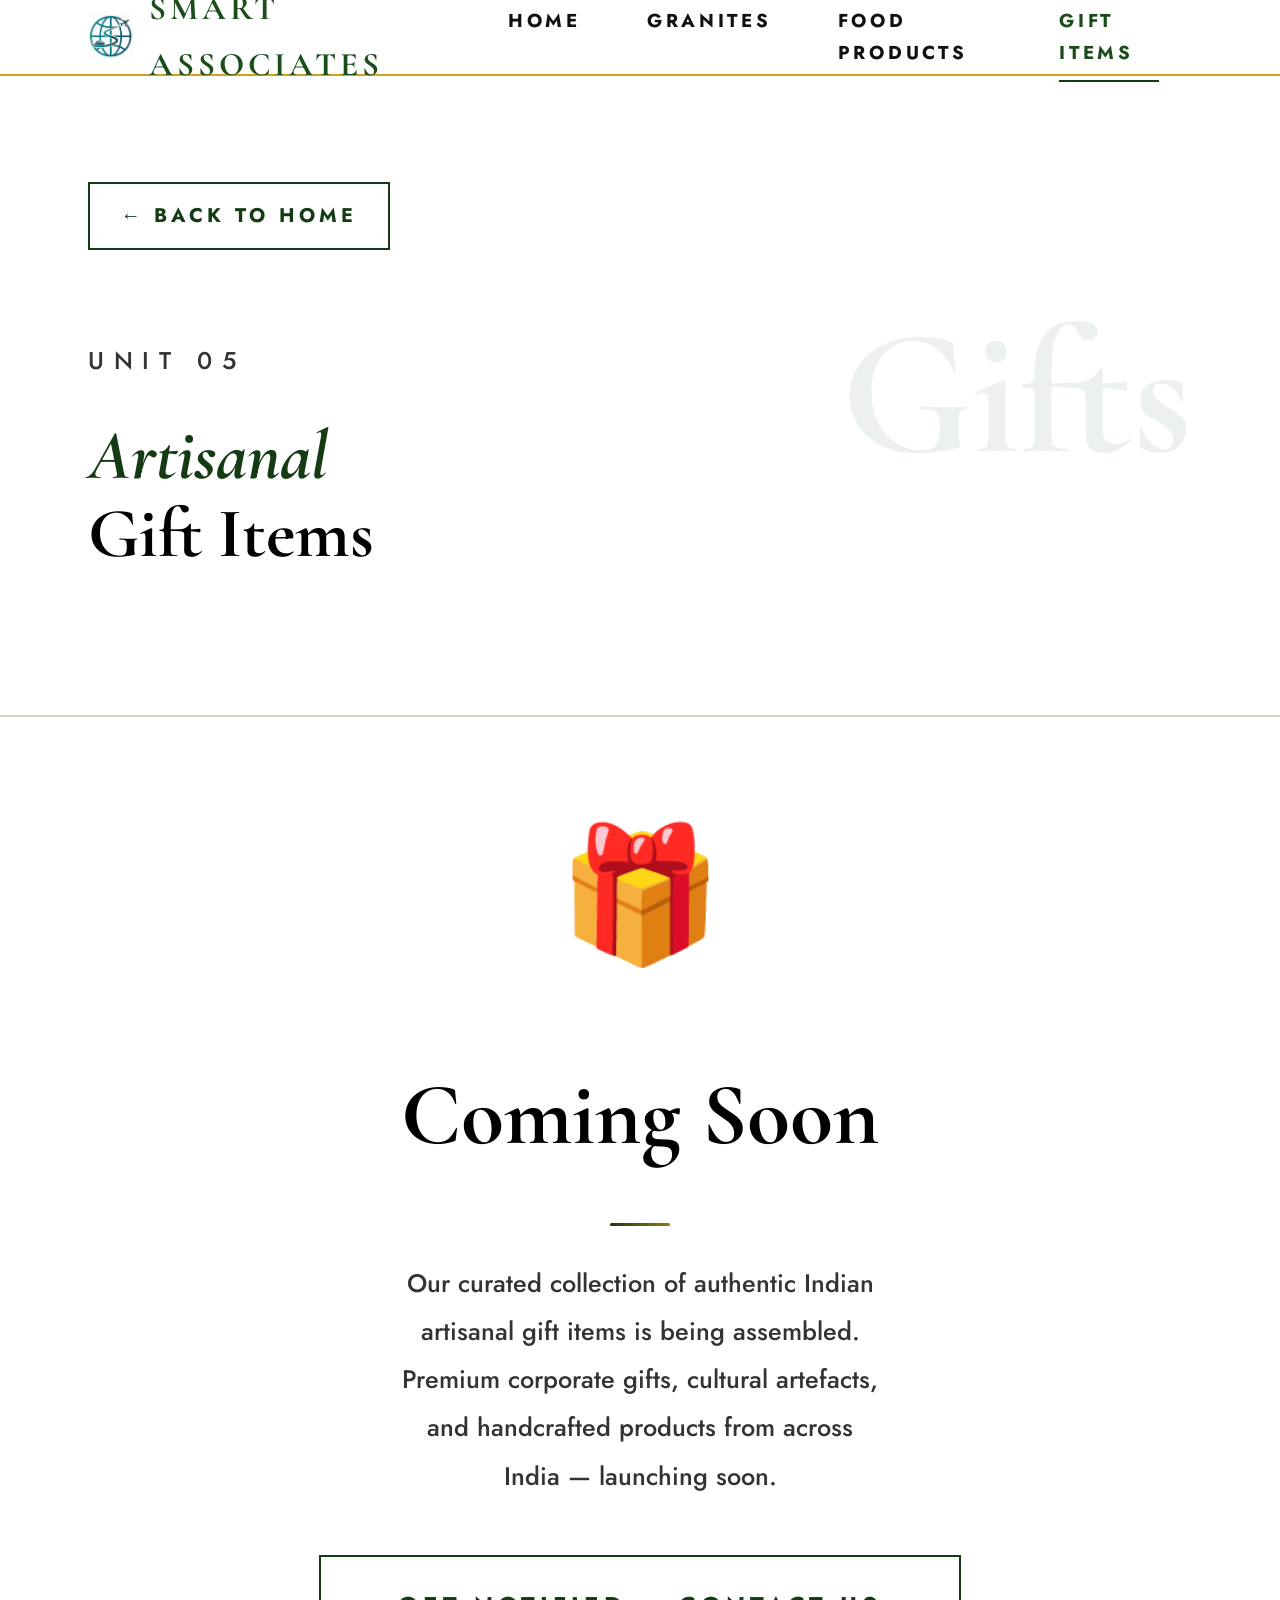
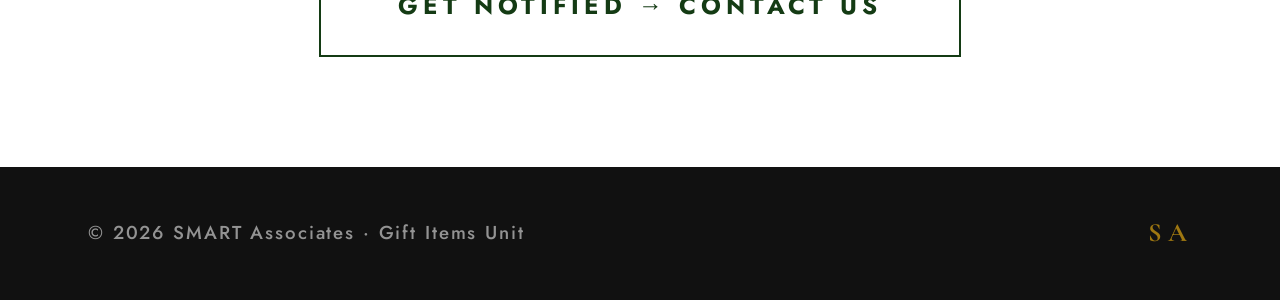
<file: gifts.html>
<!DOCTYPE html>
<html lang="en">
<head>
  <meta charset="UTF-8">
  <meta name="viewport" content="width=device-width, initial-scale=1.0">
  <title>Gift Items — SMART Associates</title>
  <link rel="stylesheet" href="/styles.css">
  <style>
    .gifts-section { padding: 3rem 4rem 5rem; background: #ffffff; }
    .gifts-coming {
      display: flex; flex-direction: column;
      align-items: center; justify-content: center;
      min-height: 50vh; text-align: center; gap: 1.5rem;
    }
    .gifts-coming-icon { font-size: 6rem; animation: float 4s ease-in-out infinite; }
    .gifts-coming h2 {
      font-family: 'Cormorant Garamond', serif;
      font-size: 4rem; font-weight: 700; color: #000000;
    }
    .gifts-coming p {
      font-size: 1.15rem; font-weight: 500; color: #333333;
      max-width: 480px; line-height: 1.9;
    }
    /* Force white hero — override any inherited dark styles */
    body { background: #ffffff !important; color: #111111 !important; }
    body::before { display: none !important; }
    .section-hero {
      background: #ffffff !important;
      border-bottom: 2px solid #d8d4cc !important;
    }
    nav {
      background: #ffffff !important;
      border-bottom: 2px solid #d4a017 !important;
      backdrop-filter: none !important;
    }
    .nav-logo-text { color: #1a4d1a !important; }
    .nav-tabs li a { color: #111111 !important; }
    .nav-tabs li a:hover, .nav-tabs li a.active { color: #1a4d1a !important; }

    @media (max-width: 768px) { .gifts-section { padding: 2rem 1.5rem 3rem; } }
  </style>
</head>
<body>
  <div id="nav-placeholder"></div>

  <div class="section-hero" style="margin-top:72px" data-title="Gifts">
    <a href="/index.html" class="back-btn">← Back to Home</a>
    <p class="section-label">Unit 05</p>
    <h2 class="section-title"><em>Artisanal</em><br>Gift Items</h2>
  </div>

  <div class="gifts-section">
    <div class="gifts-coming">
      <div class="gifts-coming-icon">🎁</div>
      <h2>Coming Soon</h2>
      <div class="gold-divider" style="margin:0 auto"></div>
      <p>Our curated collection of authentic Indian artisanal gift items is being assembled. Premium corporate gifts, cultural artefacts, and handcrafted products from across India — launching soon.</p>
      <a href="/index.html#contact" class="btn-outline" style="margin-top:1rem">Get Notified → Contact Us</a>
    </div>
  </div>

  <footer>
    <p>© 2026 SMART Associates · Gift Items Unit</p>
    <div class="footer-logo">SA</div>
  </footer>

  <script src="/main.js"></script>
</body>
</html>
</file>
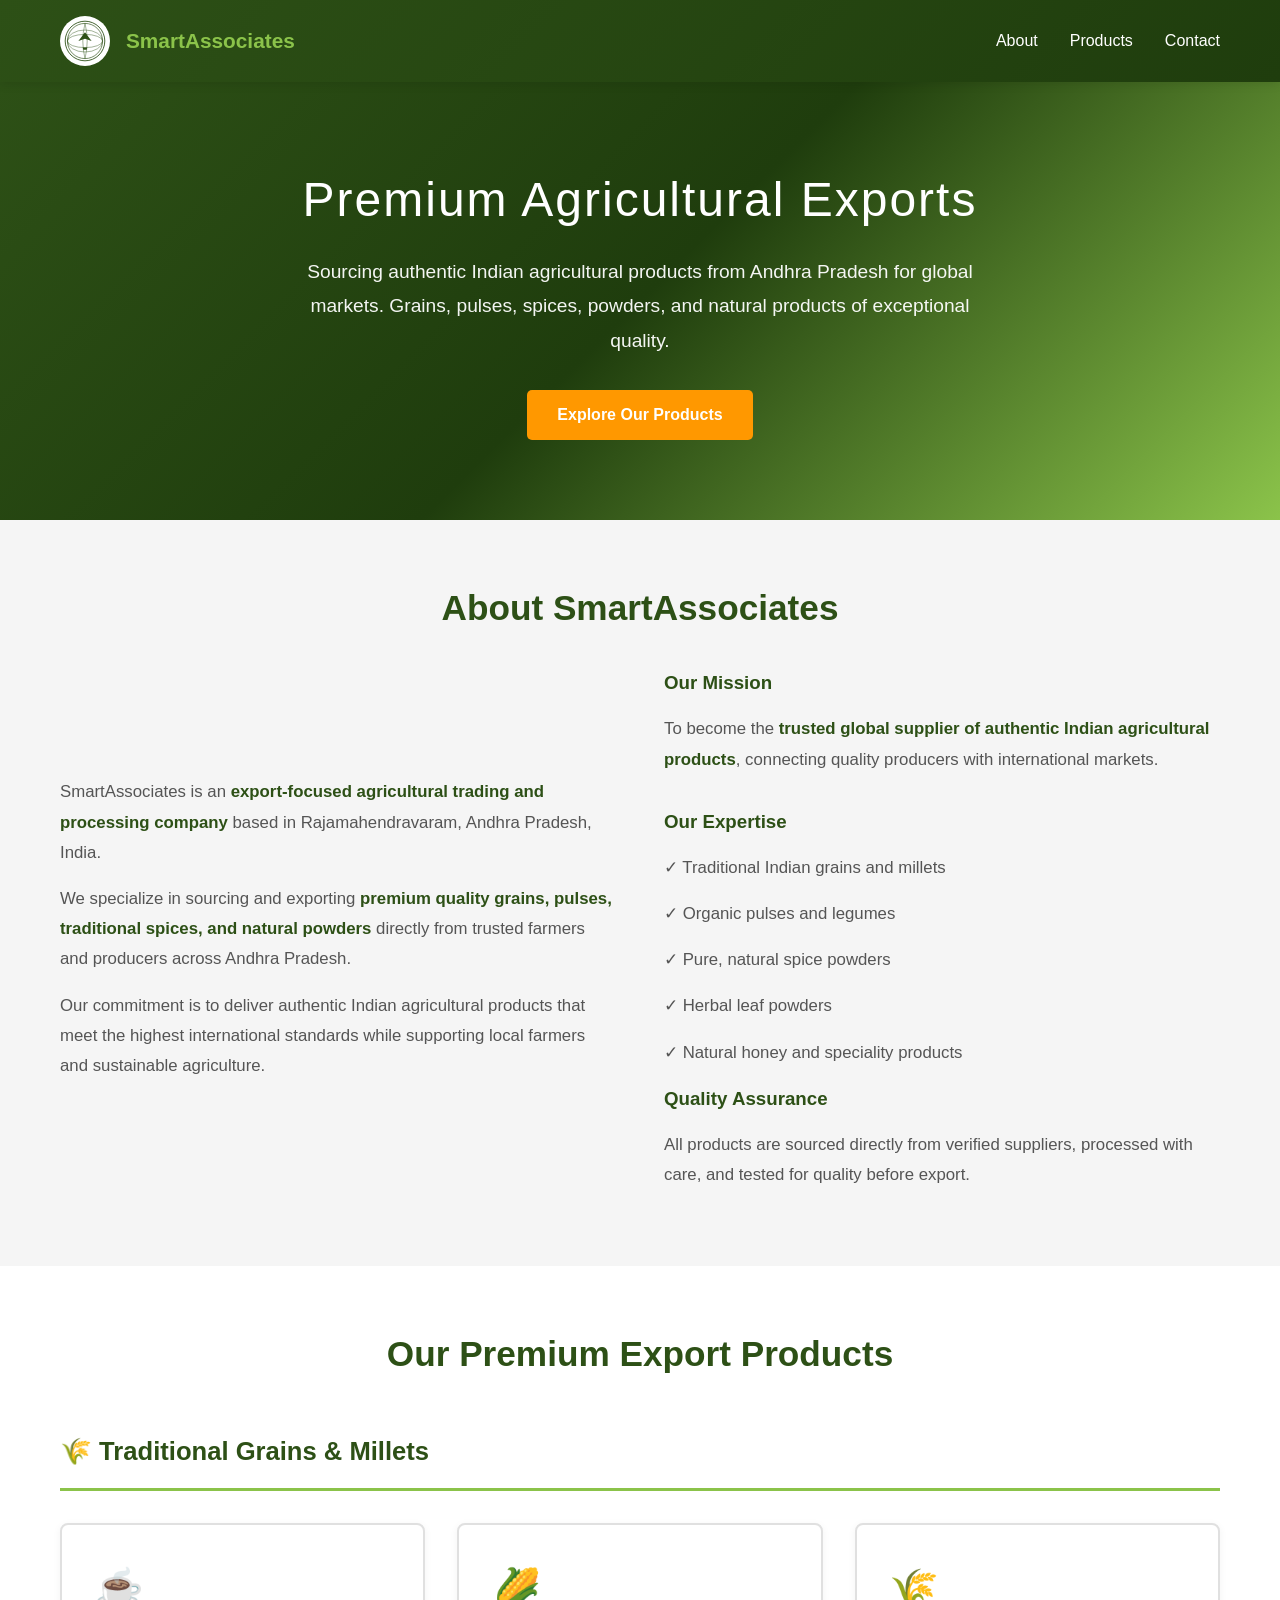
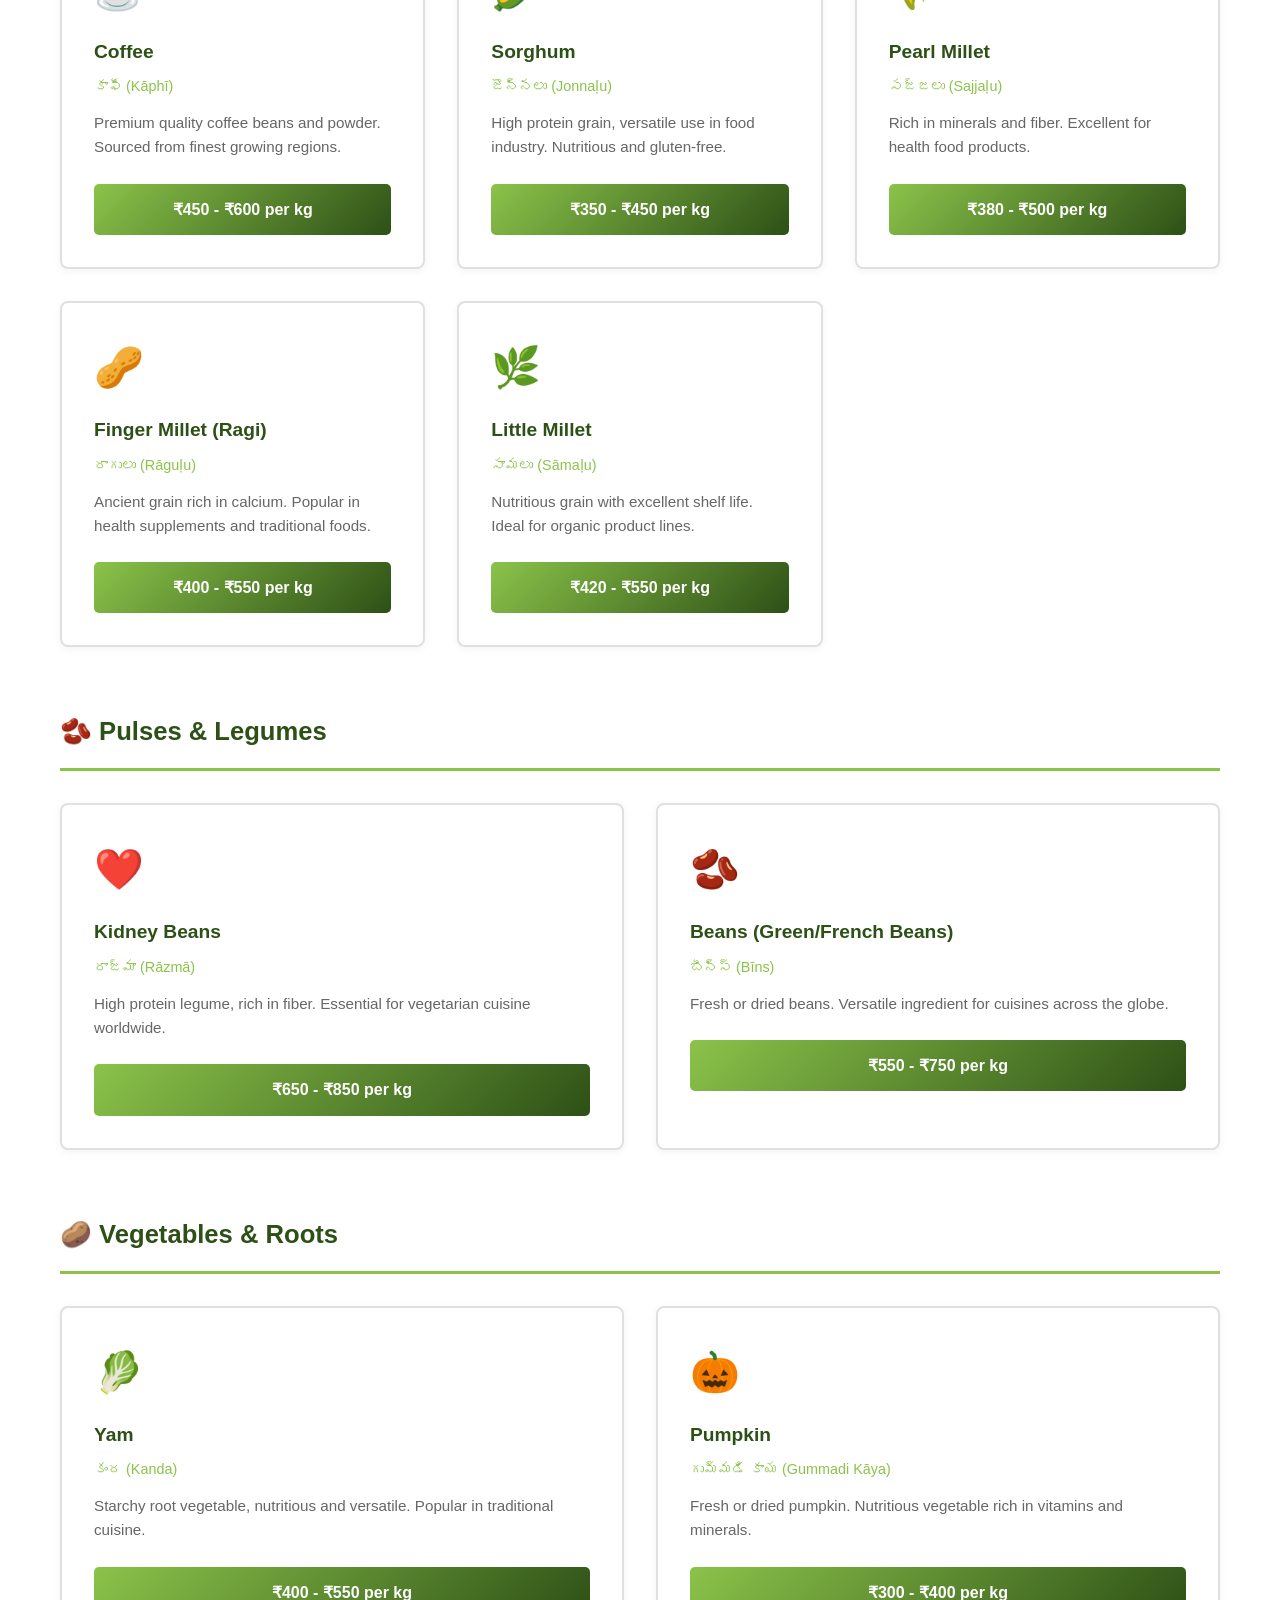
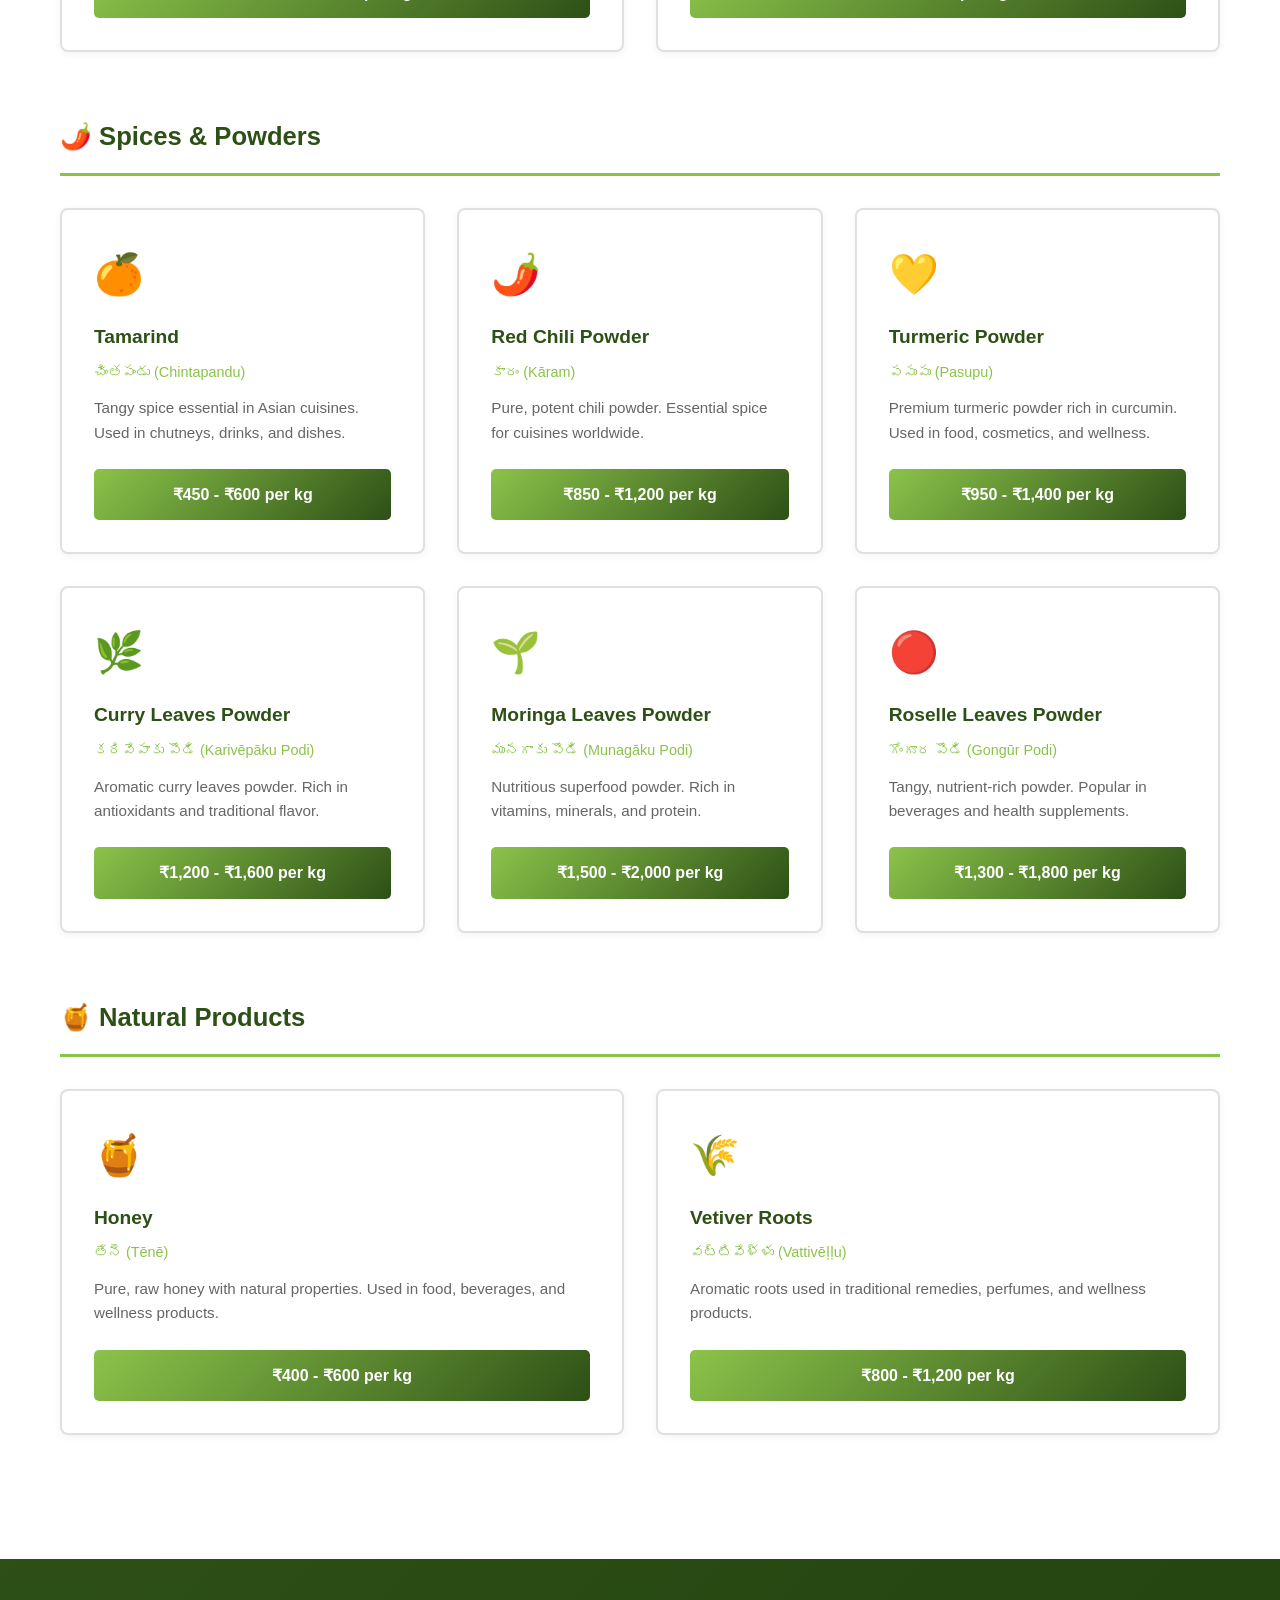
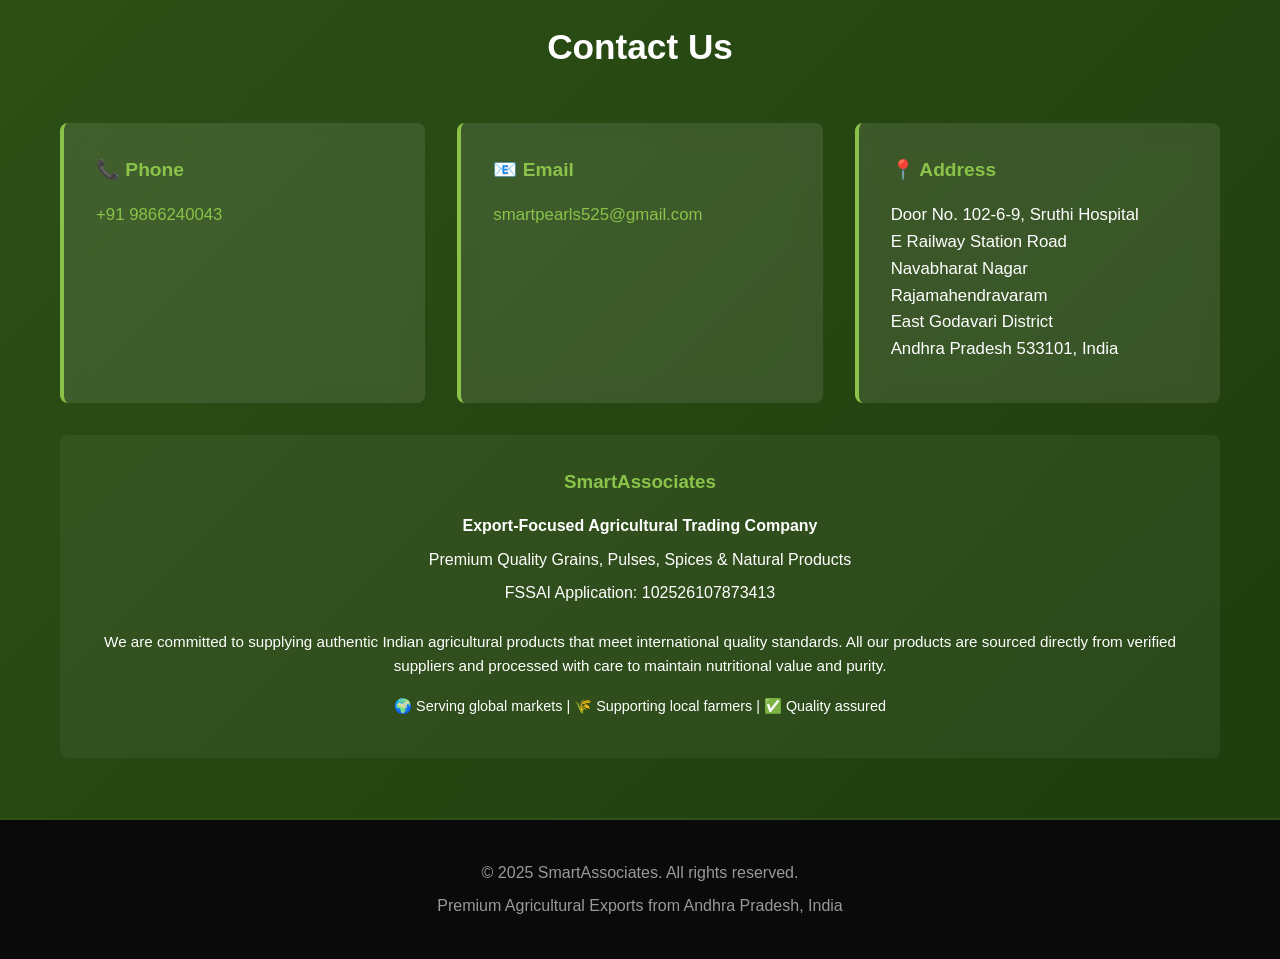
<file: smartassociates_final.html>
<!DOCTYPE html>
<html lang="en">
<head>
    <meta charset="UTF-8">
    <meta name="viewport" content="width=device-width, initial-scale=1.0">
    <title>SmartAssociates - Premium Dehydrated Fruits & Vegetables</title>
    <style>
        * {
            margin: 0;
            padding: 0;
            box-sizing: border-box;
        }

        :root {
            --primary: #2d5016;
            --secondary: #8bc34a;
            --accent: #ff9800;
            --dark: #1a1a1a;
            --light: #f5f5f5;
            --text: #333;
        }

        body {
            font-family: 'Segoe UI', Tahoma, Geneva, Verdana, sans-serif;
            line-height: 1.6;
            color: var(--text);
            background: white;
        }

        /* Navigation */
        nav {
            background: linear-gradient(135deg, var(--primary) 0%, #1f3d0d 100%);
            padding: 1rem 0;
            position: sticky;
            top: 0;
            z-index: 100;
            box-shadow: 0 2px 10px rgba(0,0,0,0.1);
        }

        nav .container {
            max-width: 1200px;
            margin: 0 auto;
            padding: 0 20px;
            display: flex;
            justify-content: space-between;
            align-items: center;
        }

        nav .logo-section {
            display: flex;
            align-items: center;
            gap: 1rem;
        }

        nav .logo-img {
            height: 50px;
            width: 50px;
            border-radius: 50%;
            background: white;
            padding: 3px;
        }

        nav .logo-text {
            color: var(--secondary);
            text-decoration: none;
            font-weight: bold;
        }

        nav .logo-text h2 {
            font-size: 1.3rem;
            margin: 0;
        }

        nav ul {
            list-style: none;
            display: flex;
            gap: 2rem;
        }

        nav a {
            color: white;
            text-decoration: none;
            transition: color 0.3s ease;
        }

        nav a:hover {
            color: var(--secondary);
        }

        /* Hero Section */
        .hero {
            background: linear-gradient(135deg, var(--primary) 0%, #1f3d0d 50%, var(--secondary) 100%);
            color: white;
            padding: 80px 20px;
            text-align: center;
            animation: fadeIn 0.8s ease-out;
        }

        @keyframes fadeIn {
            from {
                opacity: 0;
                transform: translateY(20px);
            }
            to {
                opacity: 1;
                transform: translateY(0);
            }
        }

        .hero h1 {
            font-size: 3rem;
            margin-bottom: 1rem;
            font-weight: 300;
            letter-spacing: 2px;
        }

        .hero p {
            font-size: 1.2rem;
            max-width: 700px;
            margin: 0 auto 2rem;
            line-height: 1.8;
            opacity: 0.95;
        }

        .cta-button {
            display: inline-block;
            background: var(--accent);
            color: white;
            padding: 12px 30px;
            text-decoration: none;
            border-radius: 5px;
            font-weight: bold;
            transition: all 0.3s ease;
        }

        .cta-button:hover {
            background: #e68900;
            transform: translateY(-2px);
            box-shadow: 0 5px 20px rgba(255, 152, 0, 0.3);
        }

        .container {
            max-width: 1200px;
            margin: 0 auto;
            padding: 0 20px;
        }

        /* About Section */
        .about {
            padding: 60px 20px;
            background: var(--light);
        }

        .about h2 {
            font-size: 2.2rem;
            margin-bottom: 2rem;
            color: var(--primary);
            text-align: center;
        }

        .about-content {
            display: grid;
            grid-template-columns: 1fr 1fr;
            gap: 3rem;
            align-items: center;
        }

        .about-text p {
            margin-bottom: 1rem;
            font-size: 1.05rem;
            line-height: 1.8;
            color: #555;
        }

        .highlight {
            color: var(--primary);
            font-weight: 600;
        }

        /* Products Section */
        .products {
            padding: 60px 20px;
        }

        .section-title {
            font-size: 2.2rem;
            margin-bottom: 3rem;
            text-align: center;
            color: var(--primary);
        }

        .category-section {
            margin-bottom: 4rem;
        }

        .category-title {
            font-size: 1.6rem;
            color: var(--primary);
            margin-bottom: 2rem;
            padding-bottom: 1rem;
            border-bottom: 3px solid var(--secondary);
        }

        .products-grid {
            display: grid;
            grid-template-columns: repeat(auto-fit, minmax(280px, 1fr));
            gap: 2rem;
        }

        .product-card {
            background: white;
            border: 2px solid #e0e0e0;
            border-radius: 8px;
            padding: 2rem;
            transition: all 0.3s ease;
            box-shadow: 0 2px 8px rgba(0,0,0,0.05);
        }

        .product-card:hover {
            border-color: var(--secondary);
            box-shadow: 0 8px 20px rgba(139, 195, 74, 0.15);
            transform: translateY(-5px);
        }

        .product-icon {
            font-size: 2.5rem;
            margin-bottom: 1rem;
        }

        .product-card h3 {
            color: var(--primary);
            margin-bottom: 0.5rem;
            font-size: 1.2rem;
        }

        .product-card .local-name {
            color: var(--secondary);
            font-size: 0.9rem;
            font-weight: 500;
            margin-bottom: 0.8rem;
        }

        .product-card p {
            color: #666;
            margin-bottom: 1.5rem;
            font-size: 0.95rem;
            line-height: 1.6;
        }

        .product-price {
            background: linear-gradient(135deg, var(--secondary), var(--primary));
            color: white;
            padding: 0.8rem;
            border-radius: 5px;
            font-weight: bold;
            text-align: center;
            font-size: 1rem;
        }

        /* Contact Section */
        .contact {
            background: linear-gradient(135deg, var(--primary) 0%, #1f3d0d 100%);
            color: white;
            padding: 60px 20px;
        }

        .contact h2 {
            font-size: 2.2rem;
            margin-bottom: 3rem;
            text-align: center;
        }

        .contact-content {
            display: grid;
            grid-template-columns: repeat(auto-fit, minmax(250px, 1fr));
            gap: 2rem;
            margin-bottom: 2rem;
        }

        .contact-item {
            background: rgba(255, 255, 255, 0.1);
            padding: 2rem;
            border-radius: 8px;
            border-left: 4px solid var(--secondary);
            backdrop-filter: blur(10px);
        }

        .contact-item h3 {
            margin-bottom: 1rem;
            color: var(--secondary);
            font-size: 1.2rem;
        }

        .contact-item p {
            margin: 0.5rem 0;
            font-size: 1.05rem;
            line-height: 1.6;
        }

        .contact-item a {
            color: var(--secondary);
            text-decoration: none;
        }

        .contact-item a:hover {
            text-decoration: underline;
        }

        /* Company Info */
        .company-info {
            background: rgba(255, 255, 255, 0.05);
            padding: 2rem;
            border-radius: 8px;
            text-align: center;
            margin-top: 2rem;
        }

        .company-info h3 {
            margin-bottom: 1rem;
            color: var(--secondary);
        }

        .company-info p {
            margin: 0.5rem 0;
        }

        /* Footer */
        footer {
            background: #0a0a0a;
            color: #999;
            text-align: center;
            padding: 2rem;
            border-top: 2px solid var(--primary);
        }

        footer p {
            margin: 0.5rem 0;
        }

        /* Responsive */
        @media (max-width: 768px) {
            nav ul {
                gap: 1rem;
                font-size: 0.9rem;
            }

            nav .logo-section {
                gap: 0.5rem;
            }

            nav .logo-img {
                height: 40px;
                width: 40px;
            }

            .hero h1 {
                font-size: 2rem;
            }

            .about-content {
                grid-template-columns: 1fr;
            }

            .products-grid {
                grid-template-columns: 1fr;
            }

            .section-title, .about h2, .contact h2 {
                font-size: 1.8rem;
            }

            .category-title {
                font-size: 1.3rem;
            }
        }

        /* Animations */
        .product-card {
            animation: slideUp 0.6s ease-out;
            animation-fill-mode: both;
        }

        .product-card:nth-child(1) { animation-delay: 0.1s; }
        .product-card:nth-child(2) { animation-delay: 0.15s; }
        .product-card:nth-child(3) { animation-delay: 0.2s; }
        .product-card:nth-child(4) { animation-delay: 0.25s; }
        .product-card:nth-child(5) { animation-delay: 0.3s; }
        .product-card:nth-child(6) { animation-delay: 0.35s; }

        @keyframes slideUp {
            from {
                opacity: 0;
                transform: translateY(30px);
            }
            to {
                opacity: 1;
                transform: translateY(0);
            }
        }
    </style>
</head>
<body>
    <!-- Navigation -->
    <nav>
        <div class="container">
            <div class="logo-section">
                <svg class="logo-img" viewBox="0 0 100 100" xmlns="http://www.w3.org/2000/svg">
                    <!-- Globe -->
                    <circle cx="50" cy="50" r="45" fill="none" stroke="#2d5016" stroke-width="2"/>
                    <circle cx="50" cy="50" r="40" fill="none" stroke="#2d5016" stroke-width="1.5"/>
                    
                    <!-- Latitude lines -->
                    <ellipse cx="50" cy="50" rx="40" ry="15" fill="none" stroke="#2d5016" stroke-width="1"/>
                    <ellipse cx="50" cy="50" rx="40" ry="25" fill="none" stroke="#2d5016" stroke-width="1"/>
                    
                    <!-- Longitude lines -->
                    <path d="M 50 10 Q 60 50 50 90" fill="none" stroke="#2d5016" stroke-width="1"/>
                    <path d="M 50 10 Q 40 50 50 90" fill="none" stroke="#2d5016" stroke-width="1"/>
                    
                    <!-- Plane -->
                    <path d="M 50 30 L 65 50 L 50 45 L 35 50 Z" fill="#2d5016"/>
                    
                    <!-- Ship -->
                    <path d="M 45 65 L 55 65 L 54 70 L 46 70 Z" fill="#2d5016"/>
                </svg>
                <div class="logo-text">
                    <h2>SmartAssociates</h2>
                </div>
            </div>
            <ul>
                <li><a href="#about">About</a></li>
                <li><a href="#products">Products</a></li>
                <li><a href="#contact">Contact</a></li>
            </ul>
        </div>
    </nav>

    <!-- Hero Section -->
    <section class="hero">
        <div class="container">
            <h1>Premium Agricultural Exports</h1>
            <p>Sourcing authentic Indian agricultural products from Andhra Pradesh for global markets. Grains, pulses, spices, powders, and natural products of exceptional quality.</p>
            <a href="#products" class="cta-button">Explore Our Products</a>
        </div>
    </section>

    <!-- About Section -->
    <section class="about" id="about">
        <div class="container">
            <h2>About SmartAssociates</h2>
            <div class="about-content">
                <div class="about-text">
                    <p>SmartAssociates is an <span class="highlight">export-focused agricultural trading and processing company</span> based in Rajamahendravaram, Andhra Pradesh, India.</p>
                    <p>We specialize in sourcing and exporting <span class="highlight">premium quality grains, pulses, traditional spices, and natural powders</span> directly from trusted farmers and producers across Andhra Pradesh.</p>
                    <p>Our commitment is to deliver authentic Indian agricultural products that meet the highest international standards while supporting local farmers and sustainable agriculture.</p>
                </div>
                <div class="about-text">
                    <h3 style="color: var(--primary); margin-bottom: 1rem;">Our Mission</h3>
                    <p>To become the <span class="highlight">trusted global supplier of authentic Indian agricultural products</span>, connecting quality producers with international markets.</p>
                    <h3 style="color: var(--primary); margin-top: 2rem; margin-bottom: 1rem;">Our Expertise</h3>
                    <p>✓ Traditional Indian grains and millets</p>
                    <p>✓ Organic pulses and legumes</p>
                    <p>✓ Pure, natural spice powders</p>
                    <p>✓ Herbal leaf powders</p>
                    <p>✓ Natural honey and speciality products</p>
                    <h3 style="color: var(--primary); margin-top: 1rem; margin-bottom: 1rem;">Quality Assurance</h3>
                    <p>All products are sourced directly from verified suppliers, processed with care, and tested for quality before export.</p>
                </div>
            </div>
        </div>
    </section>

    <!-- Products Section -->
    <section class="products" id="products">
        <div class="container">
            <h2 class="section-title">Our Premium Export Products</h2>

            <!-- Grains & Millets -->
            <div class="category-section">
                <h3 class="category-title">🌾 Traditional Grains & Millets</h3>
                <div class="products-grid">
                    <div class="product-card">
                        <div class="product-icon">☕</div>
                        <h3>Coffee</h3>
                        <div class="local-name">కాఫీ (Kāphī)</div>
                        <p>Premium quality coffee beans and powder. Sourced from finest growing regions.</p>
                        <div class="product-price">₹450 - ₹600 per kg</div>
                    </div>

                    <div class="product-card">
                        <div class="product-icon">🌽</div>
                        <h3>Sorghum</h3>
                        <div class="local-name">జొన్నలు (Jonnaḷu)</div>
                        <p>High protein grain, versatile use in food industry. Nutritious and gluten-free.</p>
                        <div class="product-price">₹350 - ₹450 per kg</div>
                    </div>

                    <div class="product-card">
                        <div class="product-icon">🌾</div>
                        <h3>Pearl Millet</h3>
                        <div class="local-name">సజ్జలు (Sajjaḷu)</div>
                        <p>Rich in minerals and fiber. Excellent for health food products.</p>
                        <div class="product-price">₹380 - ₹500 per kg</div>
                    </div>

                    <div class="product-card">
                        <div class="product-icon">🥜</div>
                        <h3>Finger Millet (Ragi)</h3>
                        <div class="local-name">రాగులు (Rāguḷu)</div>
                        <p>Ancient grain rich in calcium. Popular in health supplements and traditional foods.</p>
                        <div class="product-price">₹400 - ₹550 per kg</div>
                    </div>

                    <div class="product-card">
                        <div class="product-icon">🌿</div>
                        <h3>Little Millet</h3>
                        <div class="local-name">సామలు (Sāmaḷu)</div>
                        <p>Nutritious grain with excellent shelf life. Ideal for organic product lines.</p>
                        <div class="product-price">₹420 - ₹550 per kg</div>
                    </div>
                </div>
            </div>

            <!-- Pulses & Legumes -->
            <div class="category-section">
                <h3 class="category-title">🫘 Pulses & Legumes</h3>
                <div class="products-grid">
                    <div class="product-card">
                        <div class="product-icon">❤️</div>
                        <h3>Kidney Beans</h3>
                        <div class="local-name">రాజ్మా (Rāzmā)</div>
                        <p>High protein legume, rich in fiber. Essential for vegetarian cuisine worldwide.</p>
                        <div class="product-price">₹650 - ₹850 per kg</div>
                    </div>

                    <div class="product-card">
                        <div class="product-icon">🫘</div>
                        <h3>Beans (Green/French Beans)</h3>
                        <div class="local-name">బీన్స్ (Bīns)</div>
                        <p>Fresh or dried beans. Versatile ingredient for cuisines across the globe.</p>
                        <div class="product-price">₹550 - ₹750 per kg</div>
                    </div>
                </div>
            </div>

            <!-- Vegetables & Roots -->
            <div class="category-section">
                <h3 class="category-title">🥔 Vegetables & Roots</h3>
                <div class="products-grid">
                    <div class="product-card">
                        <div class="product-icon">🥬</div>
                        <h3>Yam</h3>
                        <div class="local-name">కంద (Kanda)</div>
                        <p>Starchy root vegetable, nutritious and versatile. Popular in traditional cuisine.</p>
                        <div class="product-price">₹400 - ₹550 per kg</div>
                    </div>

                    <div class="product-card">
                        <div class="product-icon">🎃</div>
                        <h3>Pumpkin</h3>
                        <div class="local-name">గుమ్మడి కాయ (Gummadi Kāya)</div>
                        <p>Fresh or dried pumpkin. Nutritious vegetable rich in vitamins and minerals.</p>
                        <div class="product-price">₹300 - ₹400 per kg</div>
                    </div>
                </div>
            </div>

            <!-- Spices & Powders -->
            <div class="category-section">
                <h3 class="category-title">🌶️ Spices & Powders</h3>
                <div class="products-grid">
                    <div class="product-card">
                        <div class="product-icon">🍊</div>
                        <h3>Tamarind</h3>
                        <div class="local-name">చింతపండు (Chintapandu)</div>
                        <p>Tangy spice essential in Asian cuisines. Used in chutneys, drinks, and dishes.</p>
                        <div class="product-price">₹450 - ₹600 per kg</div>
                    </div>

                    <div class="product-card">
                        <div class="product-icon">🌶️</div>
                        <h3>Red Chili Powder</h3>
                        <div class="local-name">కారం (Kāram)</div>
                        <p>Pure, potent chili powder. Essential spice for cuisines worldwide.</p>
                        <div class="product-price">₹850 - ₹1,200 per kg</div>
                    </div>

                    <div class="product-card">
                        <div class="product-icon">💛</div>
                        <h3>Turmeric Powder</h3>
                        <div class="local-name">పసుపు (Pasupu)</div>
                        <p>Premium turmeric powder rich in curcumin. Used in food, cosmetics, and wellness.</p>
                        <div class="product-price">₹950 - ₹1,400 per kg</div>
                    </div>

                    <div class="product-card">
                        <div class="product-icon">🌿</div>
                        <h3>Curry Leaves Powder</h3>
                        <div class="local-name">కరివేపాకు పొడి (Karivēpāku Podi)</div>
                        <p>Aromatic curry leaves powder. Rich in antioxidants and traditional flavor.</p>
                        <div class="product-price">₹1,200 - ₹1,600 per kg</div>
                    </div>

                    <div class="product-card">
                        <div class="product-icon">🌱</div>
                        <h3>Moringa Leaves Powder</h3>
                        <div class="local-name">మునగాకు పొడి (Munagāku Podi)</div>
                        <p>Nutritious superfood powder. Rich in vitamins, minerals, and protein.</p>
                        <div class="product-price">₹1,500 - ₹2,000 per kg</div>
                    </div>

                    <div class="product-card">
                        <div class="product-icon">🔴</div>
                        <h3>Roselle Leaves Powder</h3>
                        <div class="local-name">గోంగూర పొడి (Gongūr Podi)</div>
                        <p>Tangy, nutrient-rich powder. Popular in beverages and health supplements.</p>
                        <div class="product-price">₹1,300 - ₹1,800 per kg</div>
                    </div>
                </div>
            </div>

            <!-- Natural Products -->
            <div class="category-section">
                <h3 class="category-title">🍯 Natural Products</h3>
                <div class="products-grid">
                    <div class="product-card">
                        <div class="product-icon">🍯</div>
                        <h3>Honey</h3>
                        <div class="local-name">తేనె (Tēnē)</div>
                        <p>Pure, raw honey with natural properties. Used in food, beverages, and wellness products.</p>
                        <div class="product-price">₹400 - ₹600 per kg</div>
                    </div>

                    <div class="product-card">
                        <div class="product-icon">🌾</div>
                        <h3>Vetiver Roots</h3>
                        <div class="local-name">వట్టివేళ్ళు (Vattivēḷḷu)</div>
                        <p>Aromatic roots used in traditional remedies, perfumes, and wellness products.</p>
                        <div class="product-price">₹800 - ₹1,200 per kg</div>
                    </div>
                </div>
            </div>
        </div>
    </section>

    <!-- Contact Section -->
    <section class="contact" id="contact">
        <div class="container">
            <h2>Contact Us</h2>
            <div class="contact-content">
                <div class="contact-item">
                    <h3>📞 Phone</h3>
                    <p><a href="tel:+919866240043">+91 9866240043</a></p>
                </div>

                <div class="contact-item">
                    <h3>📧 Email</h3>
                    <p><a href="mailto:smartpearls525@gmail.com">smartpearls525@gmail.com</a></p>
                </div>

                <div class="contact-item">
                    <h3>📍 Address</h3>
                    <p>Door No. 102-6-9, Sruthi Hospital<br>E Railway Station Road<br>Navabharat Nagar<br>Rajamahendravaram<br>East Godavari District<br>Andhra Pradesh 533101, India</p>
                </div>
            </div>

            <div class="company-info">
                <h3>SmartAssociates</h3>
                <p><strong>Export-Focused Agricultural Trading Company</strong></p>
                <p>Premium Quality Grains, Pulses, Spices & Natural Products</p>
                <p>FSSAI Application: 102526107873413</p>
                <p style="margin-top: 1.5rem; font-size: 0.95rem;">We are committed to supplying authentic Indian agricultural products that meet international quality standards. All our products are sourced directly from verified suppliers and processed with care to maintain nutritional value and purity.</p>
                <p style="margin-top: 1rem; font-size: 0.9rem;">🌍 Serving global markets | 🌾 Supporting local farmers | ✅ Quality assured</p>
            </div>
        </div>
    </section>

    <!-- Footer -->
    <footer>
        <p>&copy; 2025 SmartAssociates. All rights reserved.</p>
        <p>Premium Agricultural Exports from Andhra Pradesh, India</p>
    </footer>
</body>
</html>
</file>
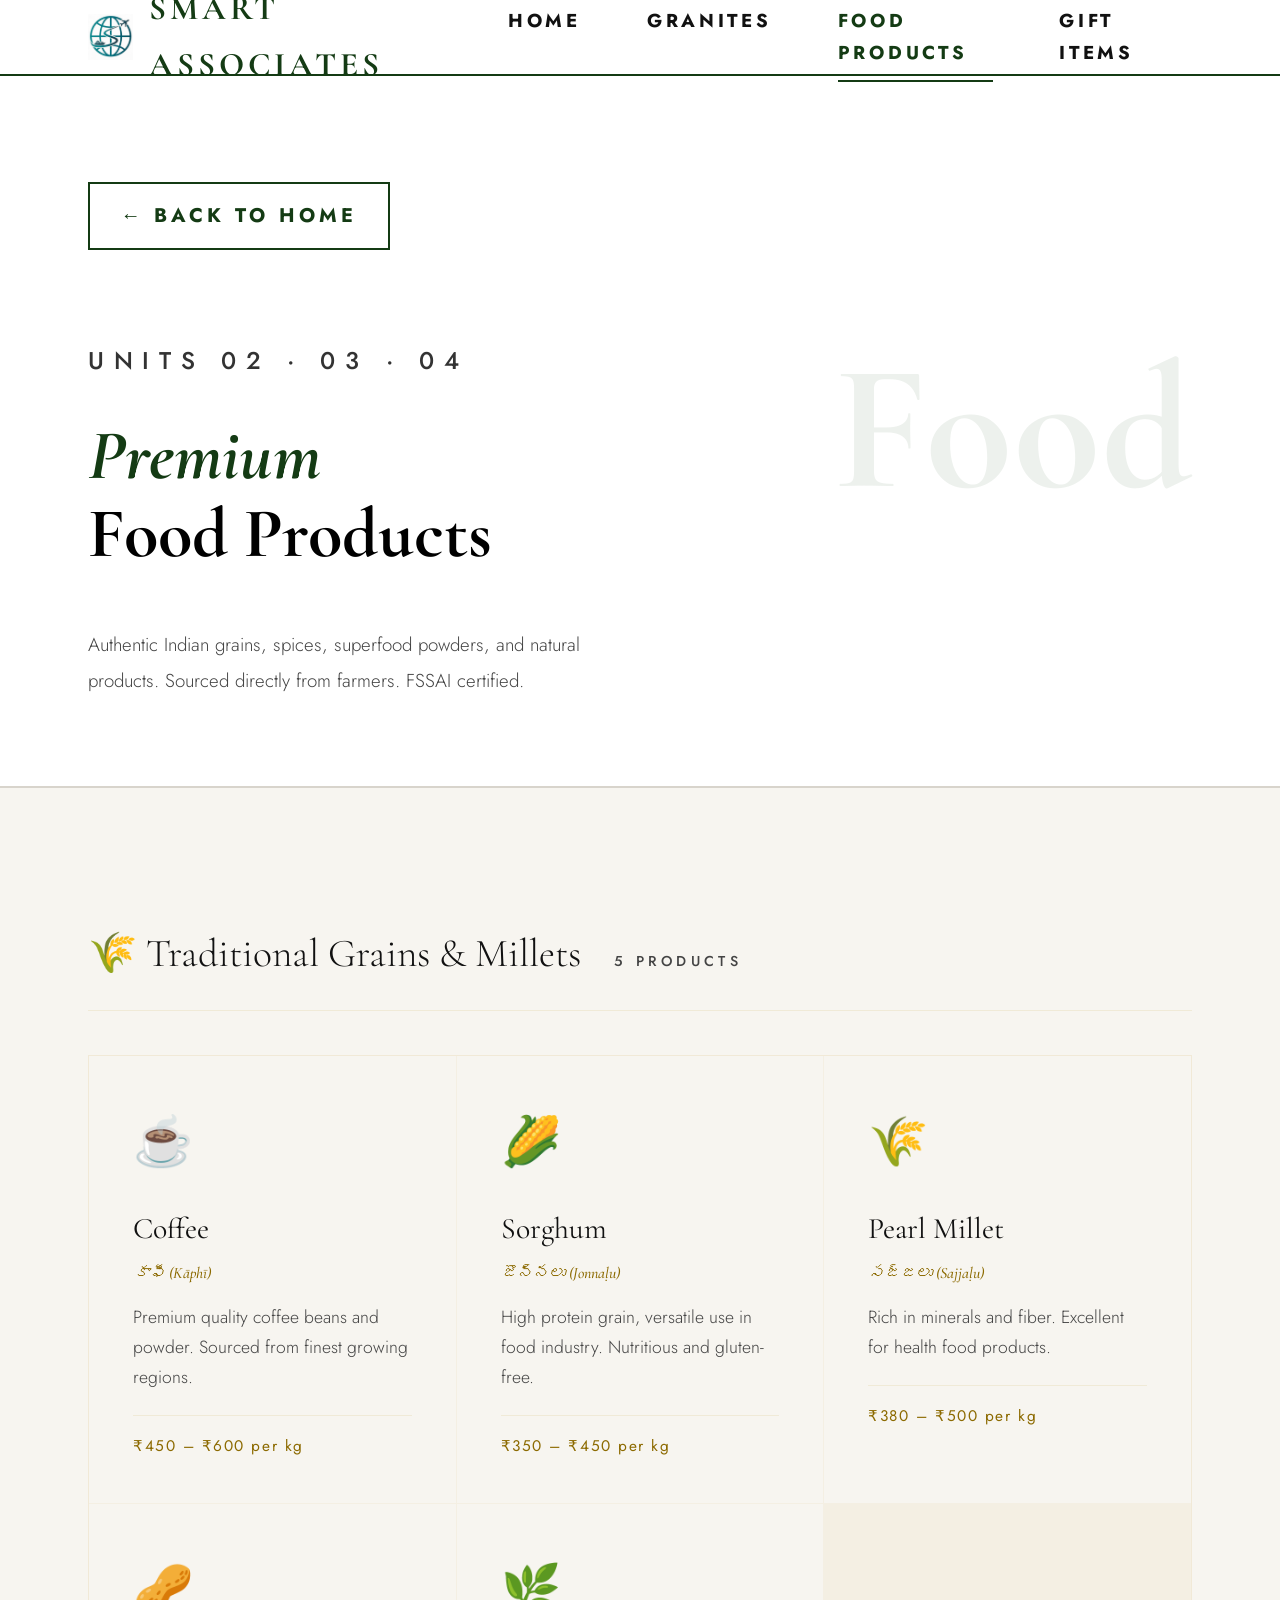
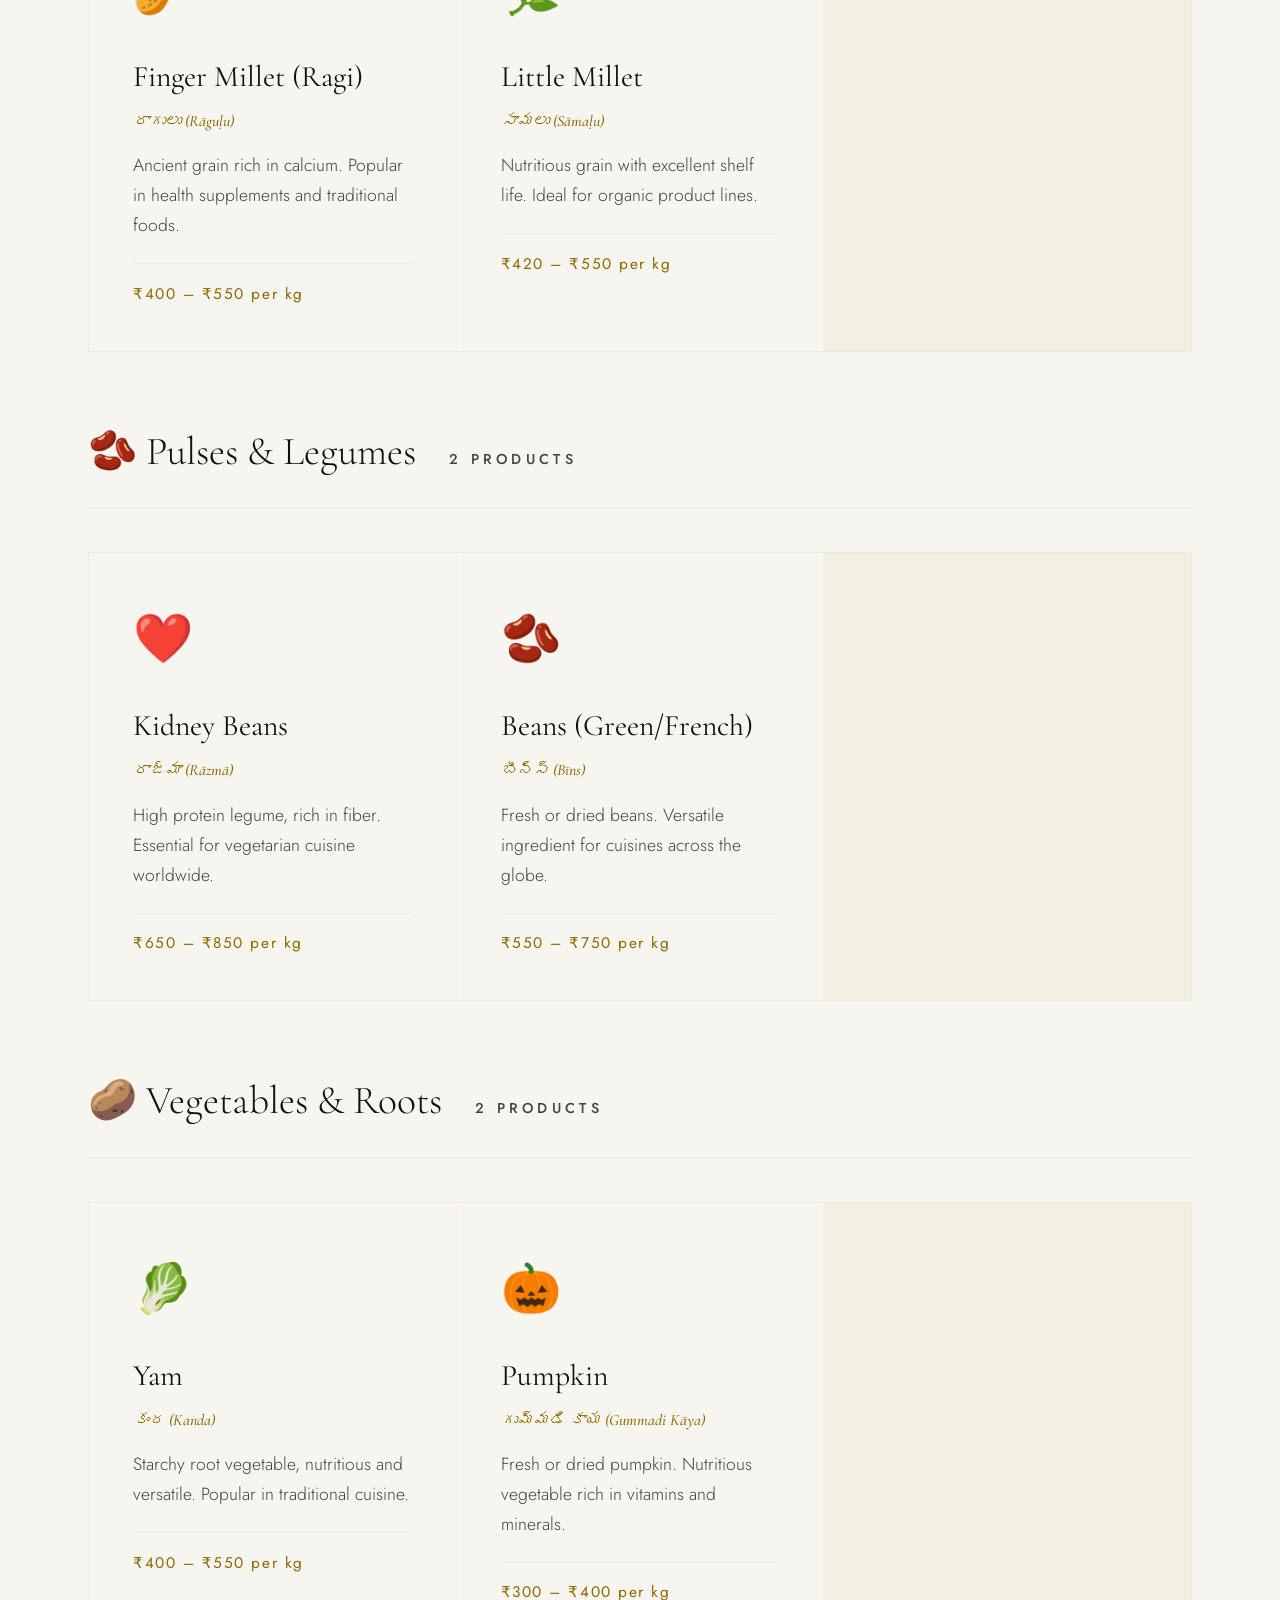
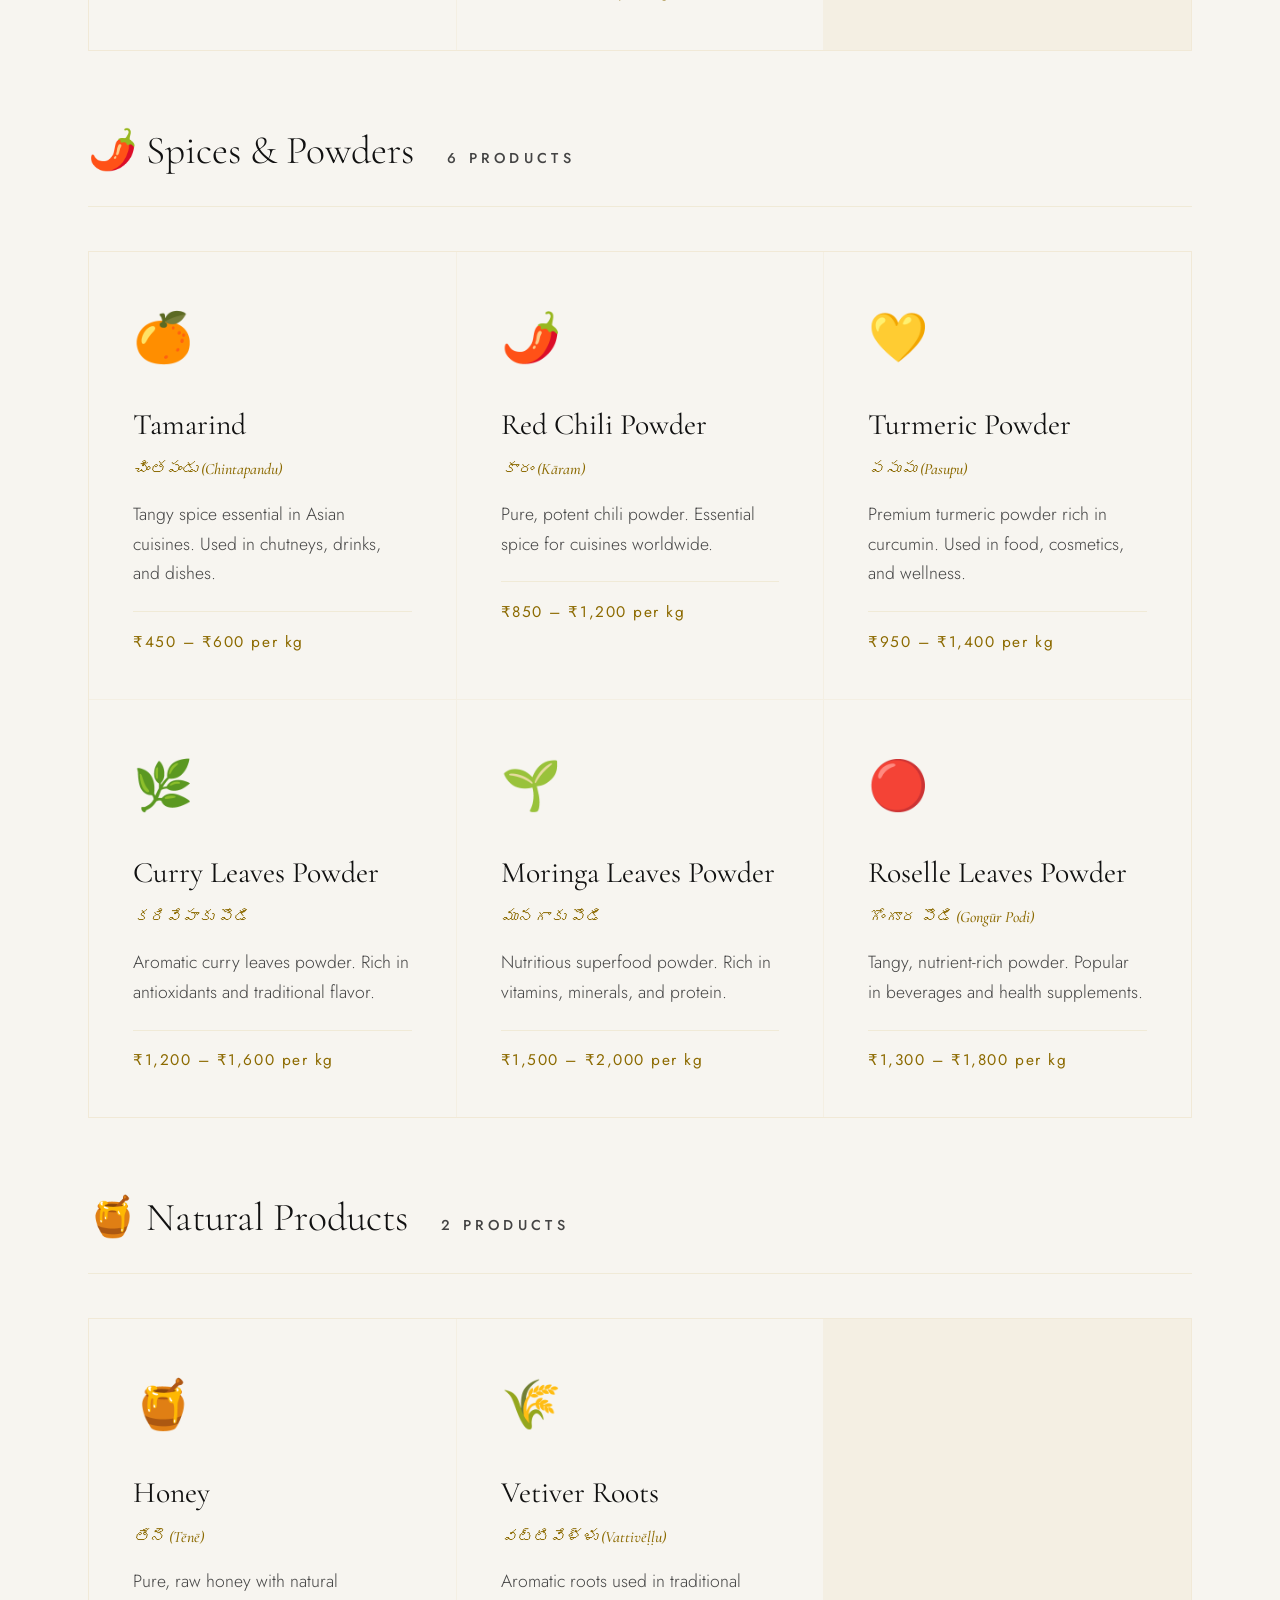
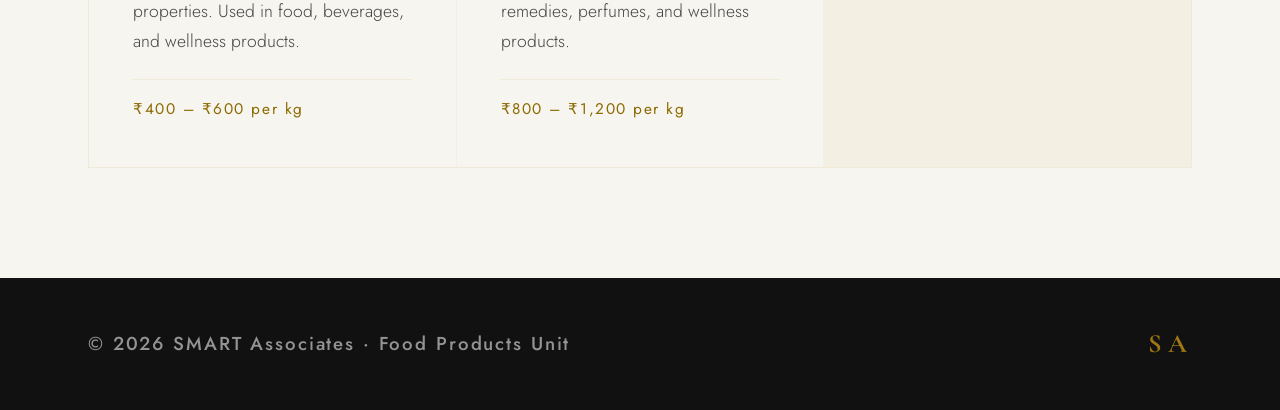
<file: images/granites/food.html>
<!DOCTYPE html>
<html lang="en">
<head>
  <meta charset="UTF-8">
  <meta name="viewport" content="width=device-width, initial-scale=1.0">
  <title>Food Products — SMART Associates</title>
  <link rel="stylesheet" href="/styles.css">
  <style>
    .food-section { padding: 3rem 4rem 5rem; background: var(--dark2); }

    .category-header {
      display: flex; align-items: baseline; gap: 1.5rem;
      margin: 3rem 0 2rem; padding-bottom: 1rem;
      border-bottom: 1px solid rgba(201,168,76,0.15);
    }
    .category-name {
      font-family: 'Cormorant Garamond', serif;
      font-size: 1.8rem; font-weight: 300; color: var(--cream);
    }
    .category-count { font-size: 0.65rem; letter-spacing: 0.3em; color: var(--text-muted); text-transform: uppercase; }

    .food-grid {
      display: grid;
      grid-template-columns: repeat(auto-fill, minmax(280px, 1fr));
      gap: 1px;
      background: rgba(201,168,76,0.08);
      border: 1px solid rgba(201,168,76,0.08);
    }

    .food-card { background: var(--dark2); padding: 2rem; transition: background 0.3s; }
    .food-card:hover { background: var(--dark3); }
    .food-icon { font-size: 2.2rem; margin-bottom: 1rem; display: block; }
    .food-name { font-family: 'Cormorant Garamond', serif; font-size: 1.35rem; font-weight: 400; color: var(--cream); margin-bottom: 0.25rem; }
    .food-local { font-size: 0.72rem; color: var(--gold-dim); font-style: italic; margin-bottom: 0.75rem; font-family: 'Cormorant Garamond', serif; }
    .food-desc { font-size: 0.8rem; font-weight: 300; line-height: 1.7; color: var(--text-muted); margin-bottom: 1rem; }
    .food-price { font-size: 0.7rem; letter-spacing: 0.1em; color: var(--gold); font-weight: 400; border-top: 1px solid rgba(201,168,76,0.15); padding-top: 0.75rem; }

    @media (max-width: 768px) {
      .food-section { padding: 2rem 1.5rem 3rem; }
    }
  </style>
</head>
<body>
  <div id="nav-placeholder"></div>

  <div class="section-hero" style="margin-top:72px" data-title="Food">
    <a href="/index.html" class="back-btn">← Back to Home</a>
    <p class="section-label">Units 02 · 03 · 04</p>
    <h2 class="section-title"><em>Premium</em><br>Food Products</h2>
    <p style="font-size:0.85rem;font-weight:300;color:var(--text-muted);max-width:520px;line-height:1.9;margin-top:1rem;">Authentic Indian grains, spices, superfood powders, and natural products. Sourced directly from farmers. FSSAI certified.</p>
  </div>

  <div class="food-section">

    <div class="category-header reveal">
      <span class="category-name">🌾 Traditional Grains &amp; Millets</span>
      <span class="category-count">5 products</span>
    </div>
    <div class="food-grid">
      <div class="food-card reveal"><span class="food-icon">☕</span><div class="food-name">Coffee</div><div class="food-local">కాఫీ (Kāphī)</div><p class="food-desc">Premium quality coffee beans and powder. Sourced from finest growing regions.</p><div class="food-price">₹450 – ₹600 per kg</div></div>
      <div class="food-card reveal"><span class="food-icon">🌽</span><div class="food-name">Sorghum</div><div class="food-local">జొన్నలు (Jonnaḷu)</div><p class="food-desc">High protein grain, versatile use in food industry. Nutritious and gluten-free.</p><div class="food-price">₹350 – ₹450 per kg</div></div>
      <div class="food-card reveal"><span class="food-icon">🌾</span><div class="food-name">Pearl Millet</div><div class="food-local">సజ్జలు (Sajjaḷu)</div><p class="food-desc">Rich in minerals and fiber. Excellent for health food products.</p><div class="food-price">₹380 – ₹500 per kg</div></div>
      <div class="food-card reveal"><span class="food-icon">🥜</span><div class="food-name">Finger Millet (Ragi)</div><div class="food-local">రాగులు (Rāguḷu)</div><p class="food-desc">Ancient grain rich in calcium. Popular in health supplements and traditional foods.</p><div class="food-price">₹400 – ₹550 per kg</div></div>
      <div class="food-card reveal"><span class="food-icon">🌿</span><div class="food-name">Little Millet</div><div class="food-local">సామలు (Sāmaḷu)</div><p class="food-desc">Nutritious grain with excellent shelf life. Ideal for organic product lines.</p><div class="food-price">₹420 – ₹550 per kg</div></div>
    </div>

    <div class="category-header reveal">
      <span class="category-name">🫘 Pulses &amp; Legumes</span>
      <span class="category-count">2 products</span>
    </div>
    <div class="food-grid">
      <div class="food-card reveal"><span class="food-icon">❤️</span><div class="food-name">Kidney Beans</div><div class="food-local">రాజ్మా (Rāzmā)</div><p class="food-desc">High protein legume, rich in fiber. Essential for vegetarian cuisine worldwide.</p><div class="food-price">₹650 – ₹850 per kg</div></div>
      <div class="food-card reveal"><span class="food-icon">🫘</span><div class="food-name">Beans (Green/French)</div><div class="food-local">బీన్స్ (Bīns)</div><p class="food-desc">Fresh or dried beans. Versatile ingredient for cuisines across the globe.</p><div class="food-price">₹550 – ₹750 per kg</div></div>
    </div>

    <div class="category-header reveal">
      <span class="category-name">🥔 Vegetables &amp; Roots</span>
      <span class="category-count">2 products</span>
    </div>
    <div class="food-grid">
      <div class="food-card reveal"><span class="food-icon">🥬</span><div class="food-name">Yam</div><div class="food-local">కంద (Kanda)</div><p class="food-desc">Starchy root vegetable, nutritious and versatile. Popular in traditional cuisine.</p><div class="food-price">₹400 – ₹550 per kg</div></div>
      <div class="food-card reveal"><span class="food-icon">🎃</span><div class="food-name">Pumpkin</div><div class="food-local">గుమ్మడి కాయ (Gummadi Kāya)</div><p class="food-desc">Fresh or dried pumpkin. Nutritious vegetable rich in vitamins and minerals.</p><div class="food-price">₹300 – ₹400 per kg</div></div>
    </div>

    <div class="category-header reveal">
      <span class="category-name">🌶️ Spices &amp; Powders</span>
      <span class="category-count">6 products</span>
    </div>
    <div class="food-grid">
      <div class="food-card reveal"><span class="food-icon">🍊</span><div class="food-name">Tamarind</div><div class="food-local">చింతపండు (Chintapandu)</div><p class="food-desc">Tangy spice essential in Asian cuisines. Used in chutneys, drinks, and dishes.</p><div class="food-price">₹450 – ₹600 per kg</div></div>
      <div class="food-card reveal"><span class="food-icon">🌶️</span><div class="food-name">Red Chili Powder</div><div class="food-local">కారం (Kāram)</div><p class="food-desc">Pure, potent chili powder. Essential spice for cuisines worldwide.</p><div class="food-price">₹850 – ₹1,200 per kg</div></div>
      <div class="food-card reveal"><span class="food-icon">💛</span><div class="food-name">Turmeric Powder</div><div class="food-local">పసుపు (Pasupu)</div><p class="food-desc">Premium turmeric powder rich in curcumin. Used in food, cosmetics, and wellness.</p><div class="food-price">₹950 – ₹1,400 per kg</div></div>
      <div class="food-card reveal"><span class="food-icon">🌿</span><div class="food-name">Curry Leaves Powder</div><div class="food-local">కరివేపాకు పొడి</div><p class="food-desc">Aromatic curry leaves powder. Rich in antioxidants and traditional flavor.</p><div class="food-price">₹1,200 – ₹1,600 per kg</div></div>
      <div class="food-card reveal"><span class="food-icon">🌱</span><div class="food-name">Moringa Leaves Powder</div><div class="food-local">మునగాకు పొడి</div><p class="food-desc">Nutritious superfood powder. Rich in vitamins, minerals, and protein.</p><div class="food-price">₹1,500 – ₹2,000 per kg</div></div>
      <div class="food-card reveal"><span class="food-icon">🔴</span><div class="food-name">Roselle Leaves Powder</div><div class="food-local">గోంగూర పొడి (Gongūr Podi)</div><p class="food-desc">Tangy, nutrient-rich powder. Popular in beverages and health supplements.</p><div class="food-price">₹1,300 – ₹1,800 per kg</div></div>
    </div>

    <div class="category-header reveal">
      <span class="category-name">🍯 Natural Products</span>
      <span class="category-count">2 products</span>
    </div>
    <div class="food-grid">
      <div class="food-card reveal"><span class="food-icon">🍯</span><div class="food-name">Honey</div><div class="food-local">తేనె (Tēnē)</div><p class="food-desc">Pure, raw honey with natural properties. Used in food, beverages, and wellness products.</p><div class="food-price">₹400 – ₹600 per kg</div></div>
      <div class="food-card reveal"><span class="food-icon">🌾</span><div class="food-name">Vetiver Roots</div><div class="food-local">వట్టివేళ్ళు (Vattivēḷḷu)</div><p class="food-desc">Aromatic roots used in traditional remedies, perfumes, and wellness products.</p><div class="food-price">₹800 – ₹1,200 per kg</div></div>
    </div>

  </div>

  <footer>
    <p>© 2026 SMART Associates · Food Products Unit</p>
    <div class="footer-logo">SA</div>
  </footer>

  <script src="/main.js"></script>
</body>
</html>
</file>
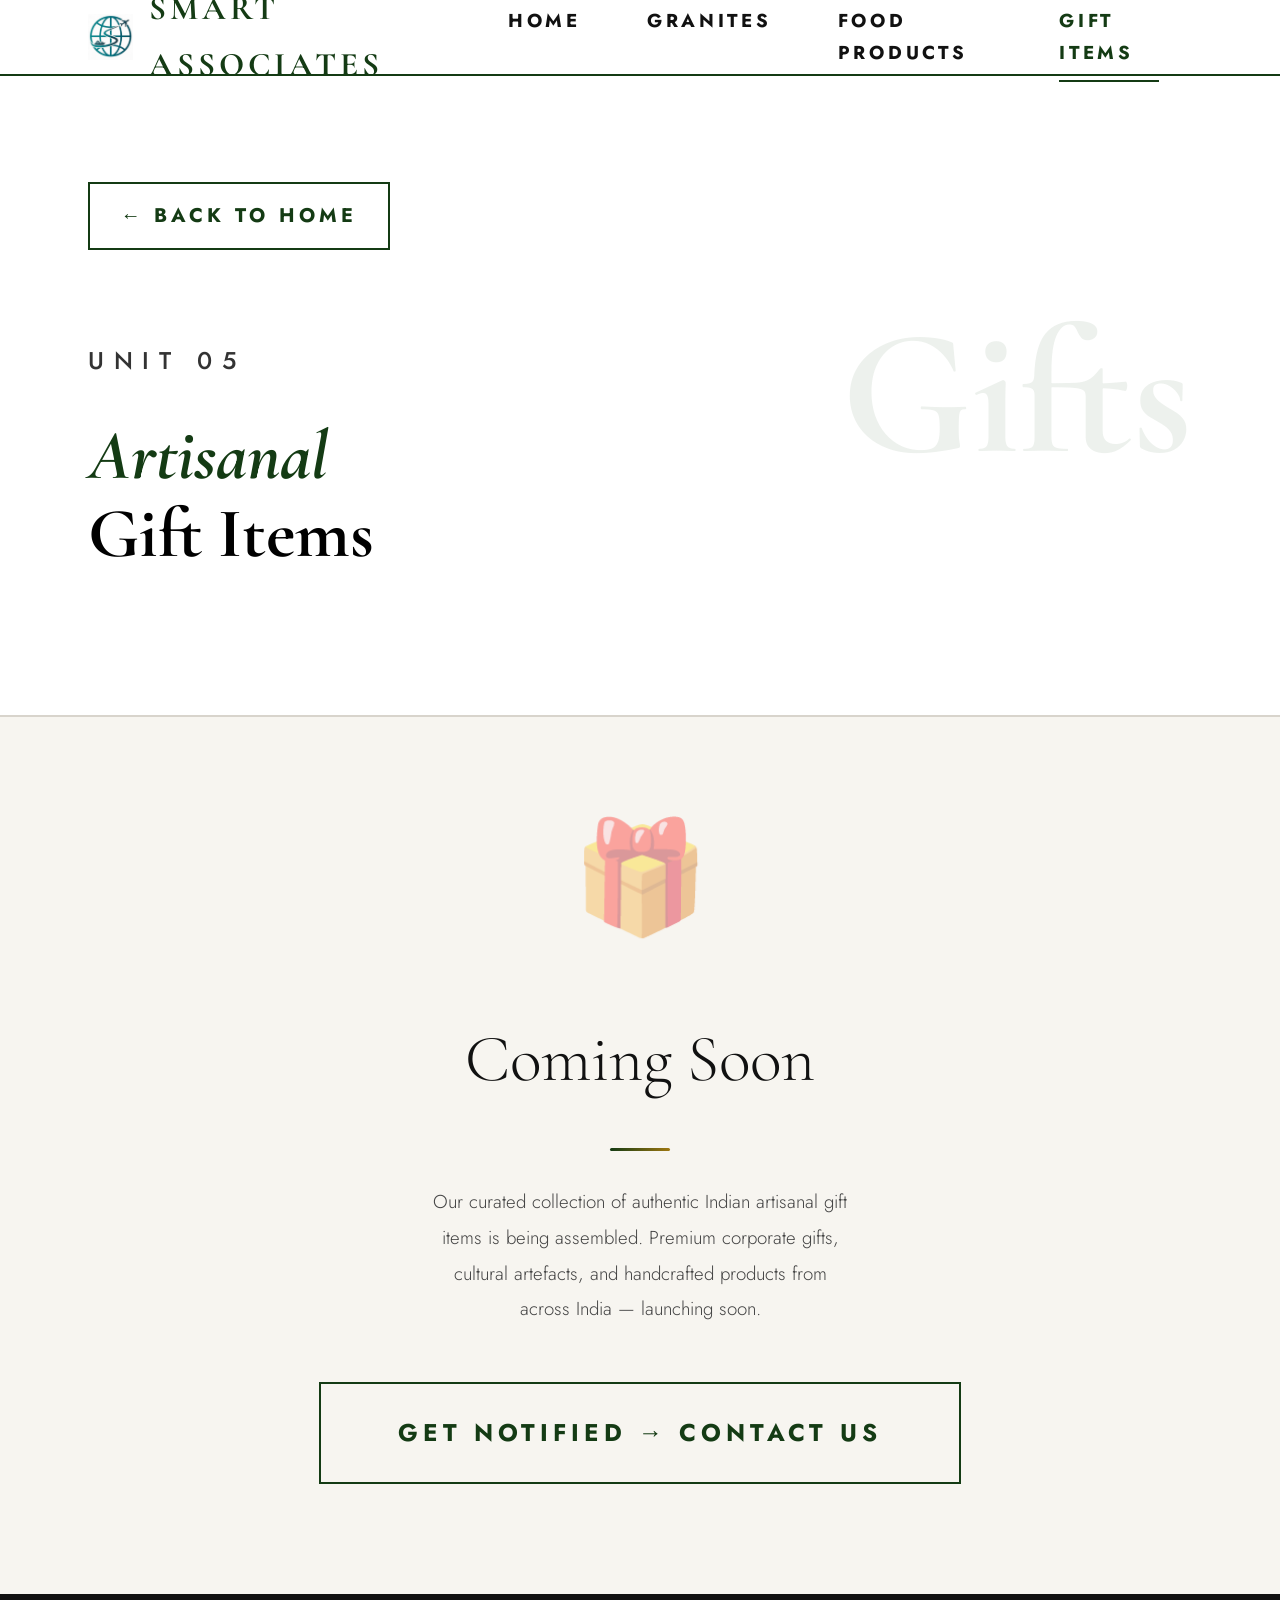
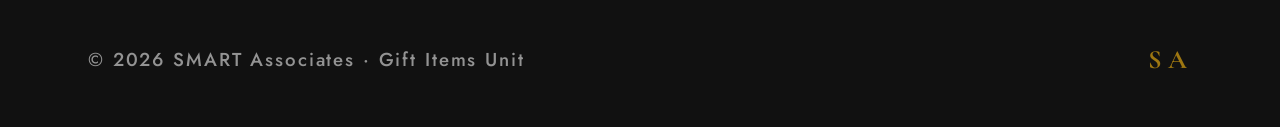
<file: images/granites/gifts.html>
<!DOCTYPE html>
<html lang="en">
<head>
  <meta charset="UTF-8">
  <meta name="viewport" content="width=device-width, initial-scale=1.0">
  <title>Gift Items — SMART Associates</title>
  <link rel="stylesheet" href="/styles.css">
  <style>
    .gifts-section { padding: 3rem 4rem 5rem; background: var(--dark2); }
    .gifts-coming {
      display: flex; flex-direction: column;
      align-items: center; justify-content: center;
      min-height: 50vh; text-align: center; gap: 1.5rem;
    }
    .gifts-coming-icon { font-size: 5rem; opacity: 0.4; animation: float 4s ease-in-out infinite; }
    .gifts-coming h2 { font-family: 'Cormorant Garamond', serif; font-size: 3rem; font-weight: 300; color: var(--cream); }
    .gifts-coming p { font-size: 0.85rem; font-weight: 300; color: var(--text-muted); max-width: 420px; line-height: 1.9; }
    @media (max-width: 768px) { .gifts-section { padding: 2rem 1.5rem 3rem; } }
  </style>
</head>
<body>
  <div id="nav-placeholder"></div>

  <div class="section-hero" style="margin-top:72px" data-title="Gifts">
    <a href="/index.html" class="back-btn">← Back to Home</a>
    <p class="section-label">Unit 05</p>
    <h2 class="section-title"><em>Artisanal</em><br>Gift Items</h2>
  </div>

  <div class="gifts-section">
    <div class="gifts-coming">
      <div class="gifts-coming-icon">🎁</div>
      <h2>Coming Soon</h2>
      <div class="gold-divider" style="margin:0 auto"></div>
      <p>Our curated collection of authentic Indian artisanal gift items is being assembled. Premium corporate gifts, cultural artefacts, and handcrafted products from across India — launching soon.</p>
      <a href="/index.html#contact" class="btn-outline" style="margin-top:1rem">Get Notified → Contact Us</a>
    </div>
  </div>

  <footer>
    <p>© 2026 SMART Associates · Gift Items Unit</p>
    <div class="footer-logo">SA</div>
  </footer>

  <script src="/main.js"></script>
</body>
</html>
</file>
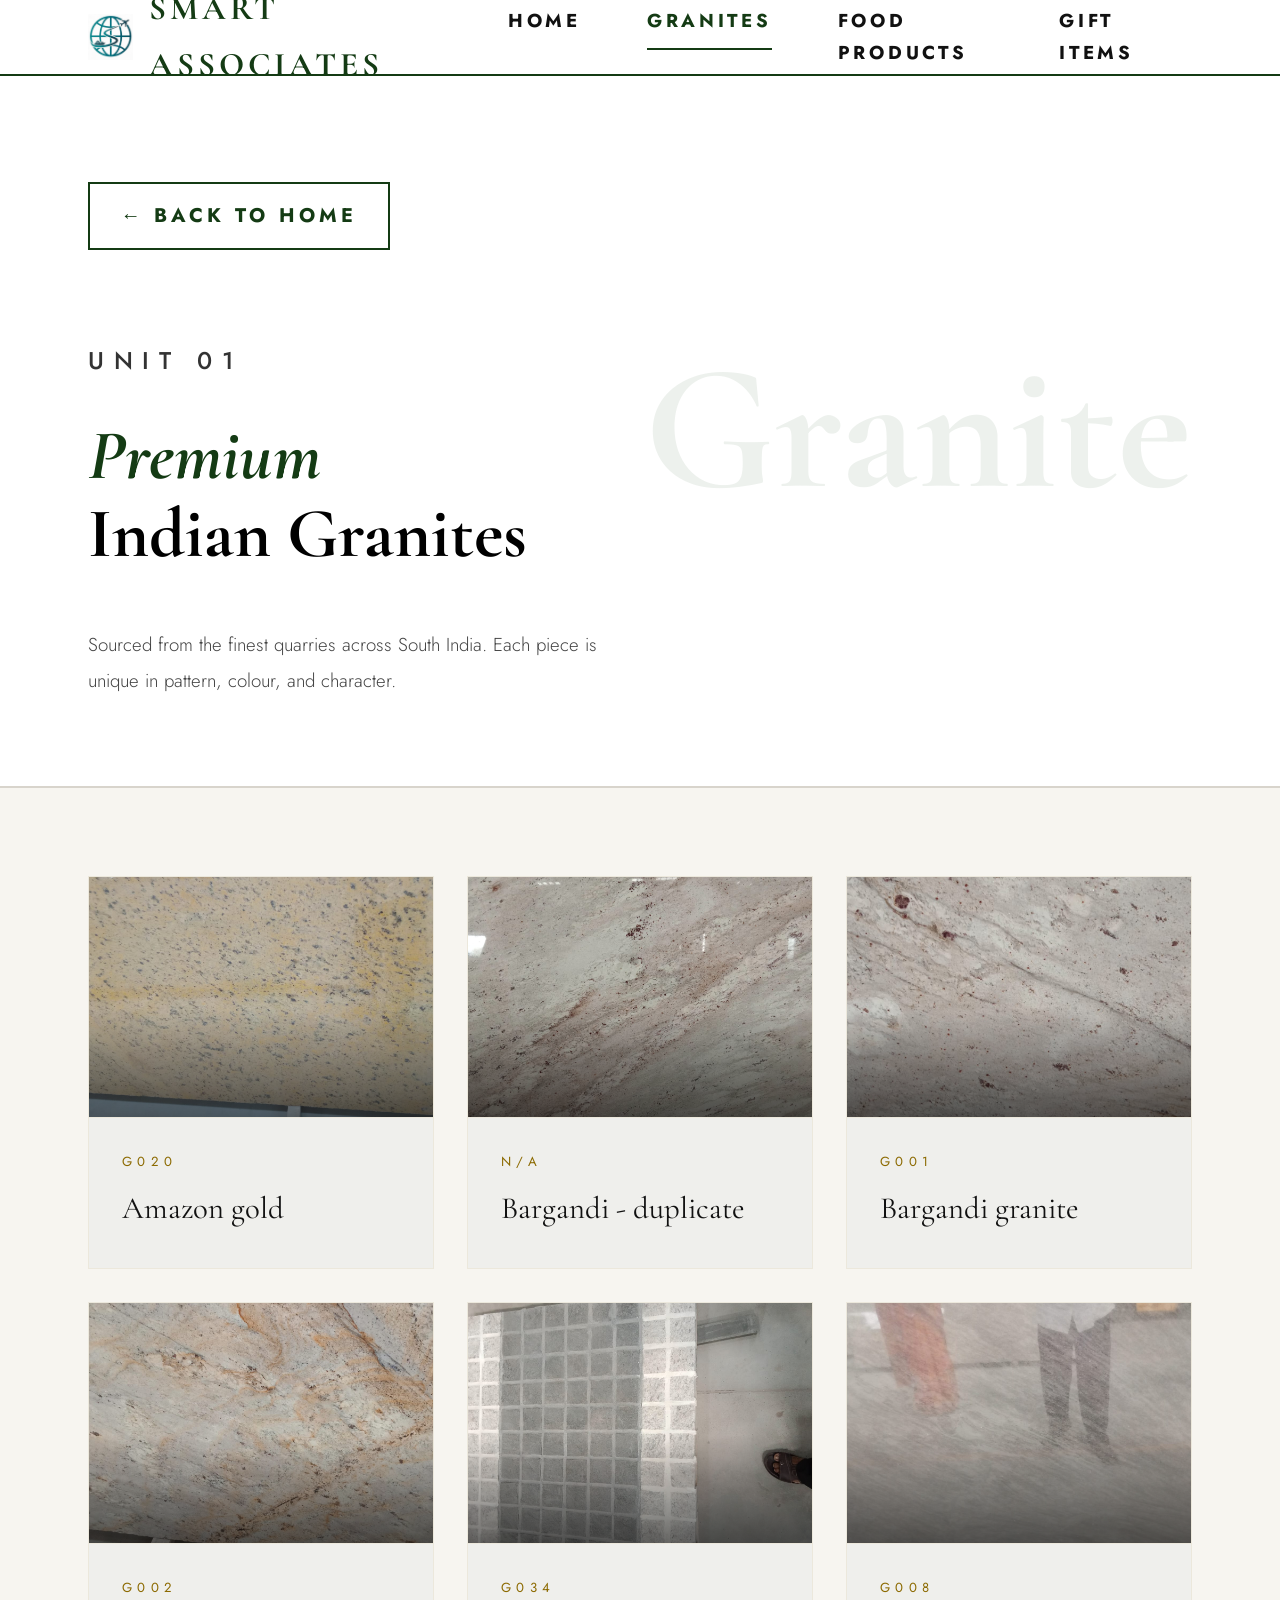
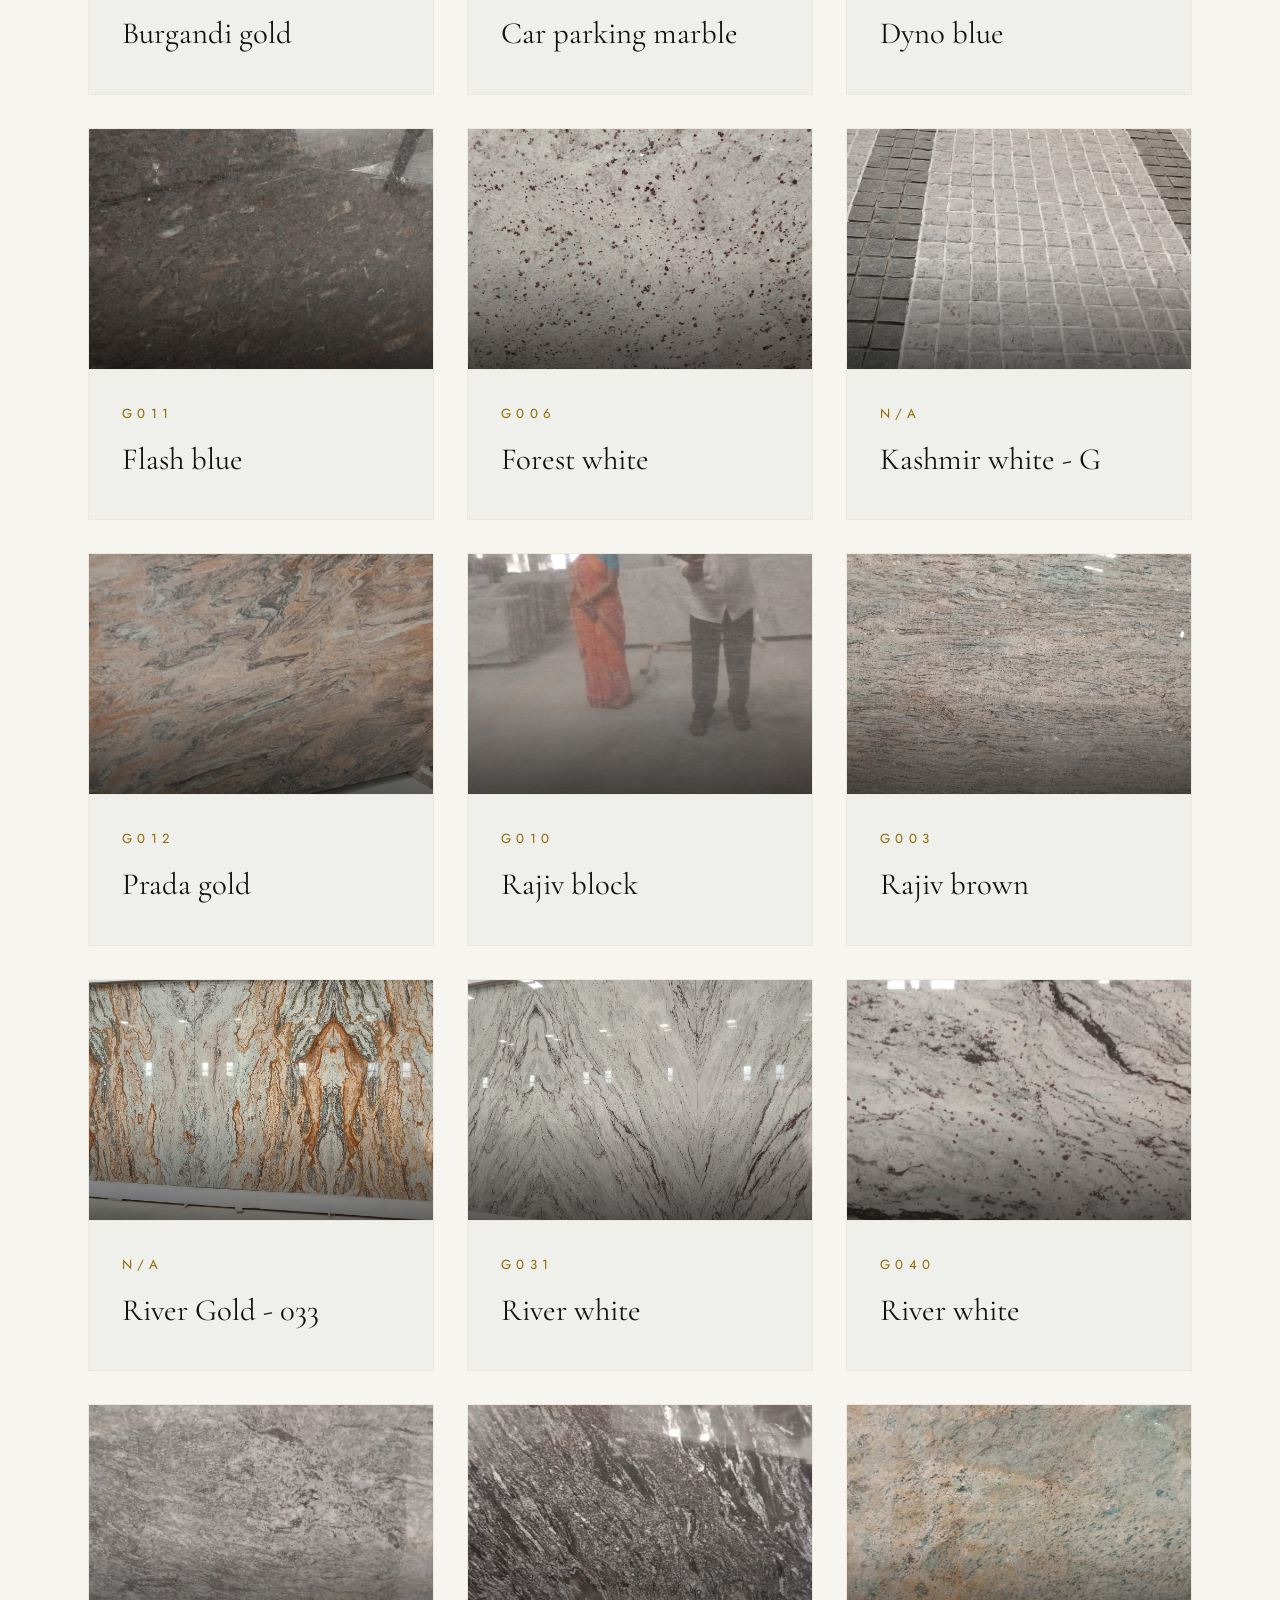
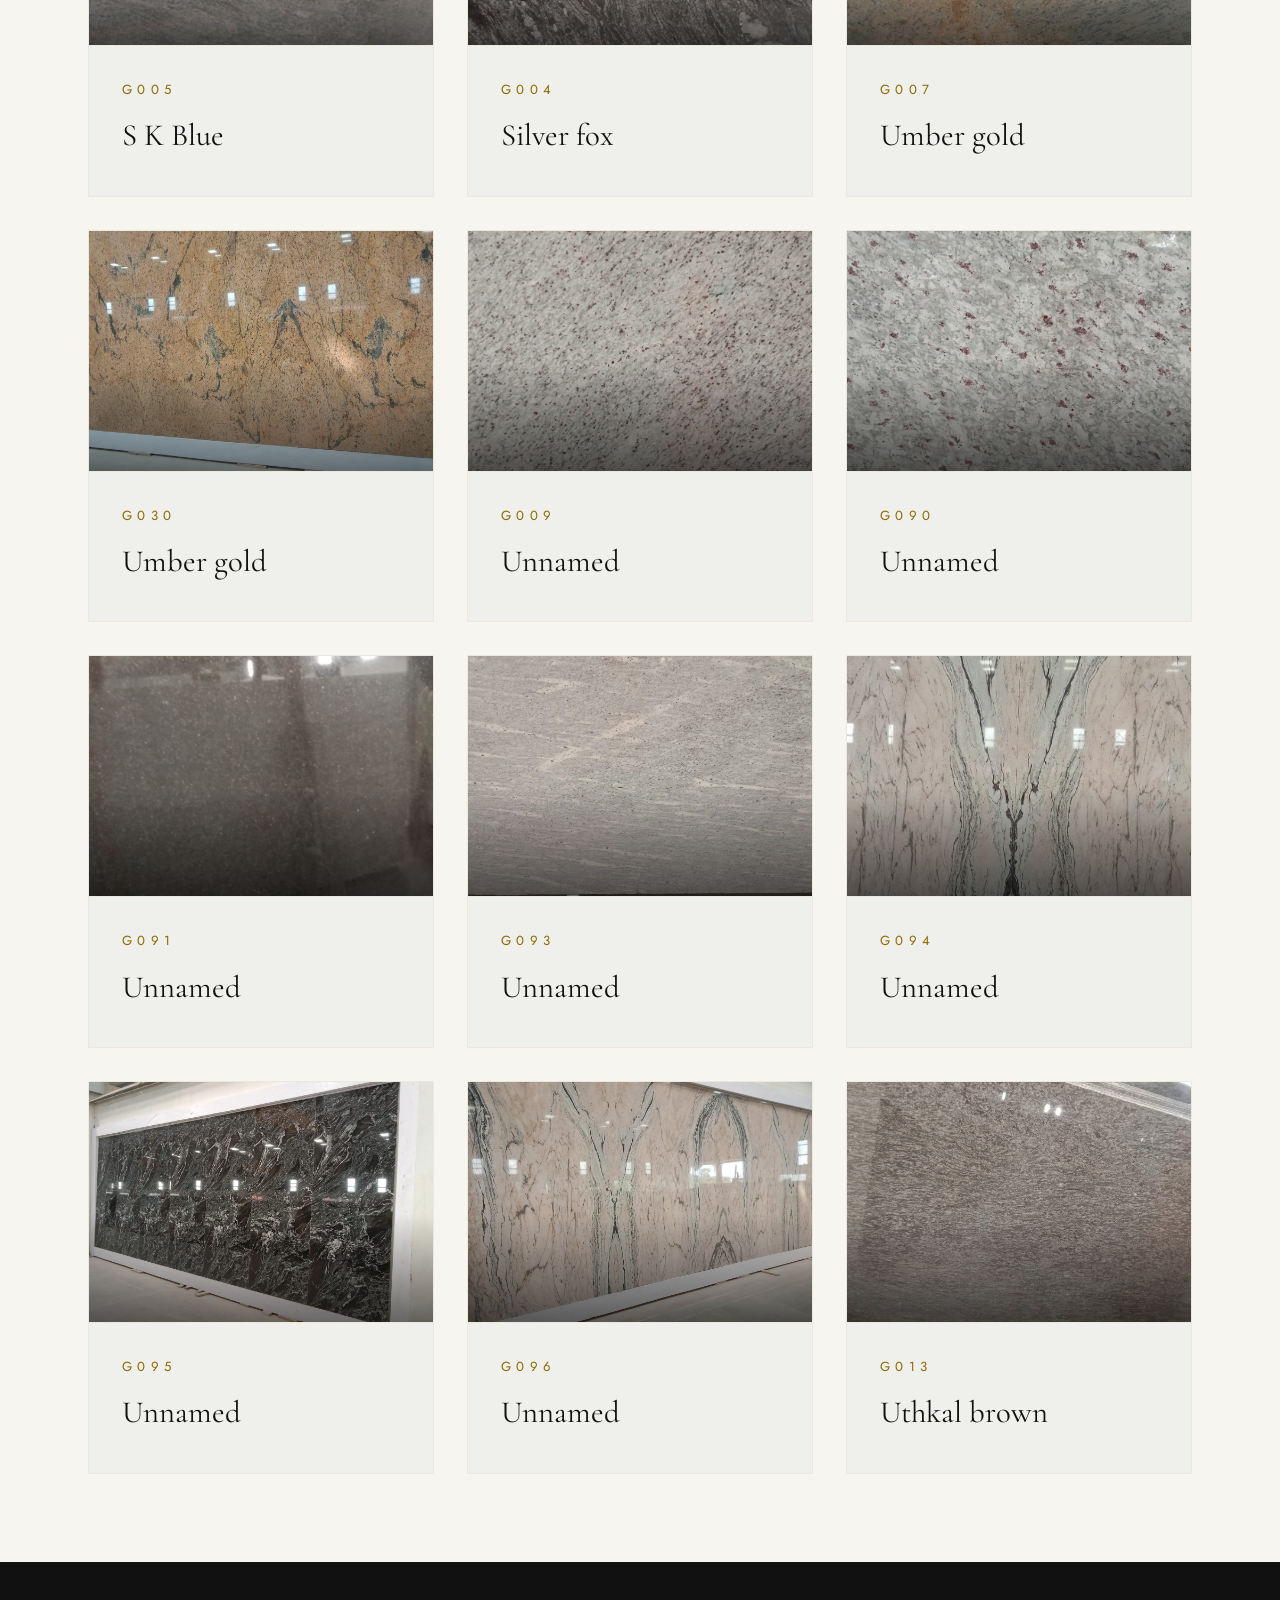
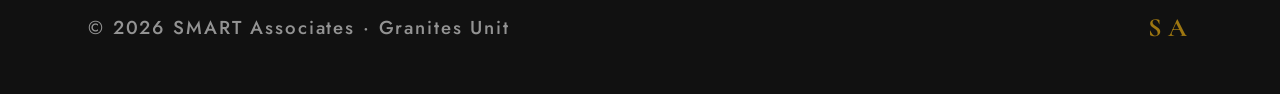
<file: images/granites/granites.html>
<!DOCTYPE html>
<html lang="en">
<head>
  <meta charset="UTF-8">
  <meta name="viewport" content="width=device-width, initial-scale=1.0">
  <title>Granites — SMART Associates</title>
  <link rel="stylesheet" href="/styles.css">
  <style>
    .granite-grid {
      display: grid;
      grid-template-columns: repeat(auto-fill, minmax(280px, 1fr));
      gap: 1.5rem;
      padding: 4rem;
      background: var(--dark2);
    }

    .granite-card {
      background: var(--dark3);
      border: 1px solid rgba(201,168,76,0.1);
      overflow: hidden;
      transition: transform 0.4s cubic-bezier(0.16,1,0.3,1), box-shadow 0.4s;
      cursor: pointer;
    }

    .granite-card:hover {
      transform: translateY(-6px);
      box-shadow: 0 20px 60px rgba(0,0,0,0.5), 0 0 0 1px rgba(201,168,76,0.25);
    }

    .granite-img-wrap {
      width: 100%; height: 240px;
      background: linear-gradient(135deg, var(--stone) 0%, var(--stone2) 100%);
      overflow: hidden; position: relative;
    }

    .granite-img-wrap img {
      width: 100%; height: 100%;
      object-fit: cover;
      transition: transform 0.6s cubic-bezier(0.16,1,0.3,1);
    }

    .granite-card:hover .granite-img-wrap img {
      transform: scale(1.06);
    }

    .granite-img-wrap::after {
      content: '';
      position: absolute; inset: 0;
      background: linear-gradient(180deg, transparent 55%, rgba(0,0,0,0.55) 100%);
    }

    /* Placeholder when no image */
    .granite-placeholder {
      width: 100%; height: 100%;
      display: flex; align-items: center; justify-content: center;
      font-family: 'Cormorant Garamond', serif;
      font-size: 3rem; color: rgba(201,168,76,0.2);
    }

    .granite-info {
      padding: 1.5rem;
      border-top: 1px solid rgba(201,168,76,0.1);
    }

    .granite-code {
      font-size: 0.6rem; letter-spacing: 0.4em;
      text-transform: uppercase; color: var(--gold);
      margin-bottom: 0.4rem; font-weight: 400;
    }

    .granite-name {
      font-family: 'Cormorant Garamond', serif;
      font-size: 1.4rem; font-weight: 400; color: var(--cream);
    }

    .granite-origin {
      font-size: 0.75rem; font-weight: 300;
      color: var(--text-muted); margin-top: 0.3rem;
    }

    /* Loading & empty states */
    .state-message {
      grid-column: 1 / -1;
      text-align: center; padding: 5rem 2rem;
      font-family: 'Cormorant Garamond', serif;
      font-size: 1.5rem; font-weight: 300;
      color: var(--text-muted);
    }

    .state-message span {
      display: block; font-family: 'Jost', sans-serif;
      font-size: 0.75rem; letter-spacing: 0.2em;
      color: var(--gold-dim); margin-top: 0.75rem;
    }

    @media (max-width: 768px) {
      .granite-grid { padding: 1.5rem; }
    }
  </style>
</head>
<body>
  <div id="nav-placeholder"></div>

  <div class="section-hero" style="margin-top:72px" data-title="Granite">
    <a href="/index.html" class="back-btn">← Back to Home</a>
    <p class="section-label">Unit 01</p>
    <h2 class="section-title"><em>Premium</em><br>Indian Granites</h2>
    <p style="font-size:0.85rem;font-weight:300;color:var(--text-muted);max-width:520px;line-height:1.9;margin-top:1rem;">
      Sourced from the finest quarries across South India. Each piece is unique in pattern, colour, and character.
    </p>
  </div>

  <div class="granite-grid" id="granite-grid">
    <div class="state-message">Loading collection…<span>Please wait</span></div>
  </div>

  <footer>
    <p>© 2026 SMART Associates · Granites Unit</p>
    <div class="footer-logo">SA</div>
  </footer>

  <script src="/main.js"></script>
  <script>
    async function loadGranites() {
      const grid = document.getElementById('granite-grid');

      try {
        const res = await fetch('/granites.json?v=' + Date.now());
        if (!res.ok) throw new Error('Could not load granites.json');
        const granites = await res.json();

        if (!granites.length) {
          grid.innerHTML = `<div class="state-message">Collection Coming Soon<span>Images are being prepared</span></div>`;
          return;
        }

        grid.innerHTML = granites.map((g, i) => `
          <div class="granite-card reveal" style="transition-delay:${i * 60}ms">
            <div class="granite-img-wrap">
              ${g.image
                ? `<img src="/images/granites/${g.image}" alt="${g.name}" loading="lazy"
                        onerror="this.parentElement.innerHTML='<div class=granite-placeholder>◈</div>'">`
                : `<div class="granite-placeholder">◈</div>`
              }
            </div>
            <div class="granite-info">
              <div class="granite-code">${g.code}</div>
              <div class="granite-name">${g.name}</div>
              ${g.origin ? `<div class="granite-origin">${g.origin}</div>` : ''}
            </div>
          </div>
        `).join('');

        // Re-run reveal observer for dynamically added cards
        initReveal();

      } catch (err) {
        grid.innerHTML = `<div class="state-message">Could not load granite collection<span>${err.message}</span></div>`;
      }
    }

    // initReveal is defined in main.js — call after DOM ready
    document.addEventListener('DOMContentLoaded', loadGranites);
  </script>
</body>
</html>
</file>
<file: styles.css>
@import url('https://fonts.googleapis.com/css2?family=Cormorant+Garamond:ital,wght@0,300;0,400;0,600;0,700;1,300;1,400;1,700&family=Jost:wght@400;500;600;700&display=swap');

:root {
  --white: #ffffff;
  --off-white: #f7f5f0;
  --light-grey: #efefec;
  --gold: #8c6a00;         /* Darkened from #b8860b */
  --gold-bright: #9e7711;  /* Darkened from #d4a017 for better visibility */
  --gold-light: #b08d3a;   /* Darkened from #f0b429 */
  --green-dark: #143b14;   /* Darkened for high contrast */
  --green-mid: #1a4d1a;    /* Darkened from #2e7d32 */
  --green-accent: #265c26; 
  --charcoal: #111111;
  --ink: #111111;
  --muted: #444444;
  --border: #d8d4cc;
  /* Legacy mapping maintained for compatibility */
  --dark: #ffffff;
  --dark2: #f7f5f0;
  --dark3: #efefec;
  --stone: #efefec;
  --stone2: #e4e1d8;
  --cream: #111111;
  --cream2: #222222;
  --text-muted: #444444;
  --gold-dim: #8c6a00;
}

* { margin: 0; padding: 0; box-sizing: border-box; }
html { scroll-behavior: smooth; font-size: 22px; }
body {
  font-family: 'Jost', sans-serif;
  background: var(--white);
  color: #111111;
  overflow-x: hidden;
  font-size: 1rem;
  line-height: 1.7;
  font-weight: 500;
}

body::before { display: none; }

/* NAV - Visibility Fixed */
nav {
  position: fixed; top: 0; left: 0; right: 0; z-index: 900;
  padding: 0 4rem; height: 76px;
  display: flex; align-items: center; justify-content: space-between;
  background: #ffffff;
  border-bottom: 2px solid var(--green-dark); /* Changed from gold to green for contrast */
}

.nav-logo { display: flex; align-items: center; gap: 0.75rem; text-decoration: none; }
.nav-logo img { height: 46px; width: auto; transition: opacity 0.3s; }
.nav-logo-text { font-family: 'Cormorant Garamond', serif; font-size: 1.5rem; font-weight: 700; letter-spacing: 0.12em; color: var(--green-dark); text-transform: uppercase; }

.nav-tabs { display: flex; gap: 0; list-style: none; }
.nav-tabs li a {
  display: block; color: #111111;
  font-family: 'Jost', sans-serif; font-size: 0.85rem; font-weight: 700; /* Increased weight */
  letter-spacing: 0.2em; text-transform: uppercase;
  padding: 0.5rem 1.5rem; text-decoration: none;
  transition: color 0.3s ease; position: relative;
}
.nav-tabs li a::after {
  content: ''; position: absolute; bottom: -2px; left: 50%; right: 50%;
  height: 2px; background: var(--green-dark); transition: left 0.3s ease, right 0.3s ease;
}
.nav-tabs li a:hover, .nav-tabs li a.active { color: var(--green-dark) !important; }
.nav-tabs li a.active::after { left: 1.5rem; right: 1.5rem; }

.nav-hamburger {
  display: none; background: none; border: 2px solid var(--green-dark);
  color: var(--green-dark); font-size: 1.4rem; padding: 0.3rem 0.8rem; cursor: pointer;
}

/* SHARED COMPONENTS - Visibility Fixed */
.section-label {
  font-size: 0.85rem; font-weight: 800; /* Bolder */
  letter-spacing: 0.4em; text-transform: uppercase; 
  color: var(--green-dark); /* Uses Dark Forest Green */
  margin-bottom: 1.5rem;
}

.section-title {
  font-family: 'Cormorant Garamond', serif;
  font-size: clamp(3rem, 5.5vw, 6rem);
  font-weight: 700; line-height: 1.1; color: #000000;
  margin-bottom: 2.5rem; max-width: 700px;
}
.section-title em { font-style: italic; color: var(--green-dark); }

.gold-divider {
  width: 60px; height: 3px;
  background: linear-gradient(90deg, var(--green-dark), var(--gold-bright));
  margin: 1.5rem 0; border-radius: 2px;
}

.btn-primary {
  background: var(--green-dark); color: #fff;
  font-family: 'Jost', sans-serif; font-size: 1.1rem; font-weight: 700;
  letter-spacing: 0.2em; text-transform: uppercase;
  border: none; padding: 1.3rem 3.5rem; cursor: pointer; transition: all 0.3s ease;
  text-decoration: none; display: inline-block; border-radius: 2px;
}
.btn-primary:hover { background: var(--green-mid); transform: translateY(-2px); box-shadow: 0 12px 40px rgba(26,77,26,0.25); }

.btn-outline {
  background: transparent; color: var(--green-dark);
  font-family: 'Jost', sans-serif; font-size: 1.1rem; font-weight: 700;
  letter-spacing: 0.2em; text-transform: uppercase;
  border: 2px solid var(--green-dark); padding: 1.3rem 3.5rem;
  cursor: pointer; transition: all 0.3s ease; text-decoration: none; display: inline-block;
}
.btn-outline:hover { background: var(--green-dark); color: #fff; }

.back-btn {
  display: inline-flex; align-items: center; gap: 0.6rem;
  background: none; border: 2px solid var(--green-dark);
  color: var(--green-dark); font-family: 'Jost', sans-serif;
  font-size: 0.9rem; font-weight: 700; letter-spacing: 0.2em; text-transform: uppercase;
  padding: 0.7rem 1.4rem; cursor: pointer; margin-bottom: 3rem;
  transition: all 0.3s; text-decoration: none;
}
.back-btn:hover { background: var(--green-dark); color: #fff; }

.section-hero {
  padding: 5rem 4rem 4rem;
  background: var(--white);
  border-bottom: 2px solid var(--border);
  position: relative; overflow: hidden;
}
.section-hero::after {
  content: attr(data-title); position: absolute; right: 4rem; top: 50%; transform: translateY(-50%);
  font-family: 'Cormorant Garamond', serif; font-size: clamp(6rem, 14vw, 14rem);
  font-weight: 700; color: rgba(26,77,26,0.08); /* Increased watermark visibility slightly */
  line-height: 1; pointer-events: none; white-space: nowrap;
}
.section-hero p { font-size: 1.1rem; font-weight: 500; color: #333333; max-width: 520px; line-height: 1.9; margin-top: 1rem; }

footer {
  background: #111111;
  padding: 2rem 4rem;
  display: flex; justify-content: space-between; align-items: center;
}
footer p { font-size: 0.85rem; font-weight: 500; color: rgba(255,255,255,0.55); letter-spacing: 0.1em; }
.footer-logo { font-family: 'Cormorant Garamond', serif; font-size: 1.2rem; color: var(--gold-bright); letter-spacing: 0.2em; font-weight: 700; }

.reveal { opacity: 0; transform: translateY(30px); transition: opacity 0.7s cubic-bezier(0.16,1,0.3,1), transform 0.7s cubic-bezier(0.16,1,0.3,1); }
.reveal.visible { opacity: 1; transform: translateY(0); }

@keyframes float { 0%, 100% { transform: translateY(0); } 50% { transform: translateY(-12px); } }

/* SCROLLBAR */
::-webkit-scrollbar { width: 6px; }
::-webkit-scrollbar-track { background: var(--off-white); }
::-webkit-scrollbar-thumb { background: var(--green-dark); border-radius: 3px; }

@media (max-width: 768px) {
  html { font-size: 19px; }
  nav { padding: 0 1.5rem; height: 68px; }
  .nav-tabs {
    display: none; flex-direction: column; position: absolute;
    top: 68px; left: 0; right: 0;
    background: #ffffff; padding: 1rem 0;
    border-bottom: 2px solid var(--green-dark);
    box-shadow: 0 8px 24px rgba(0,0,0,0.1);
  }
  .nav-tabs.open { display: flex; }
  .nav-tabs li a { padding: 0.9rem 2rem; font-size: 0.95rem; }
  .nav-hamburger { display: block; }
  .section-hero { padding: 3rem 1.5rem 2.5rem; }
  .section-hero::after { display: none; }
  footer { padding: 1.5rem; flex-direction: column; gap: 1rem; text-align: center; }
}
</file>
